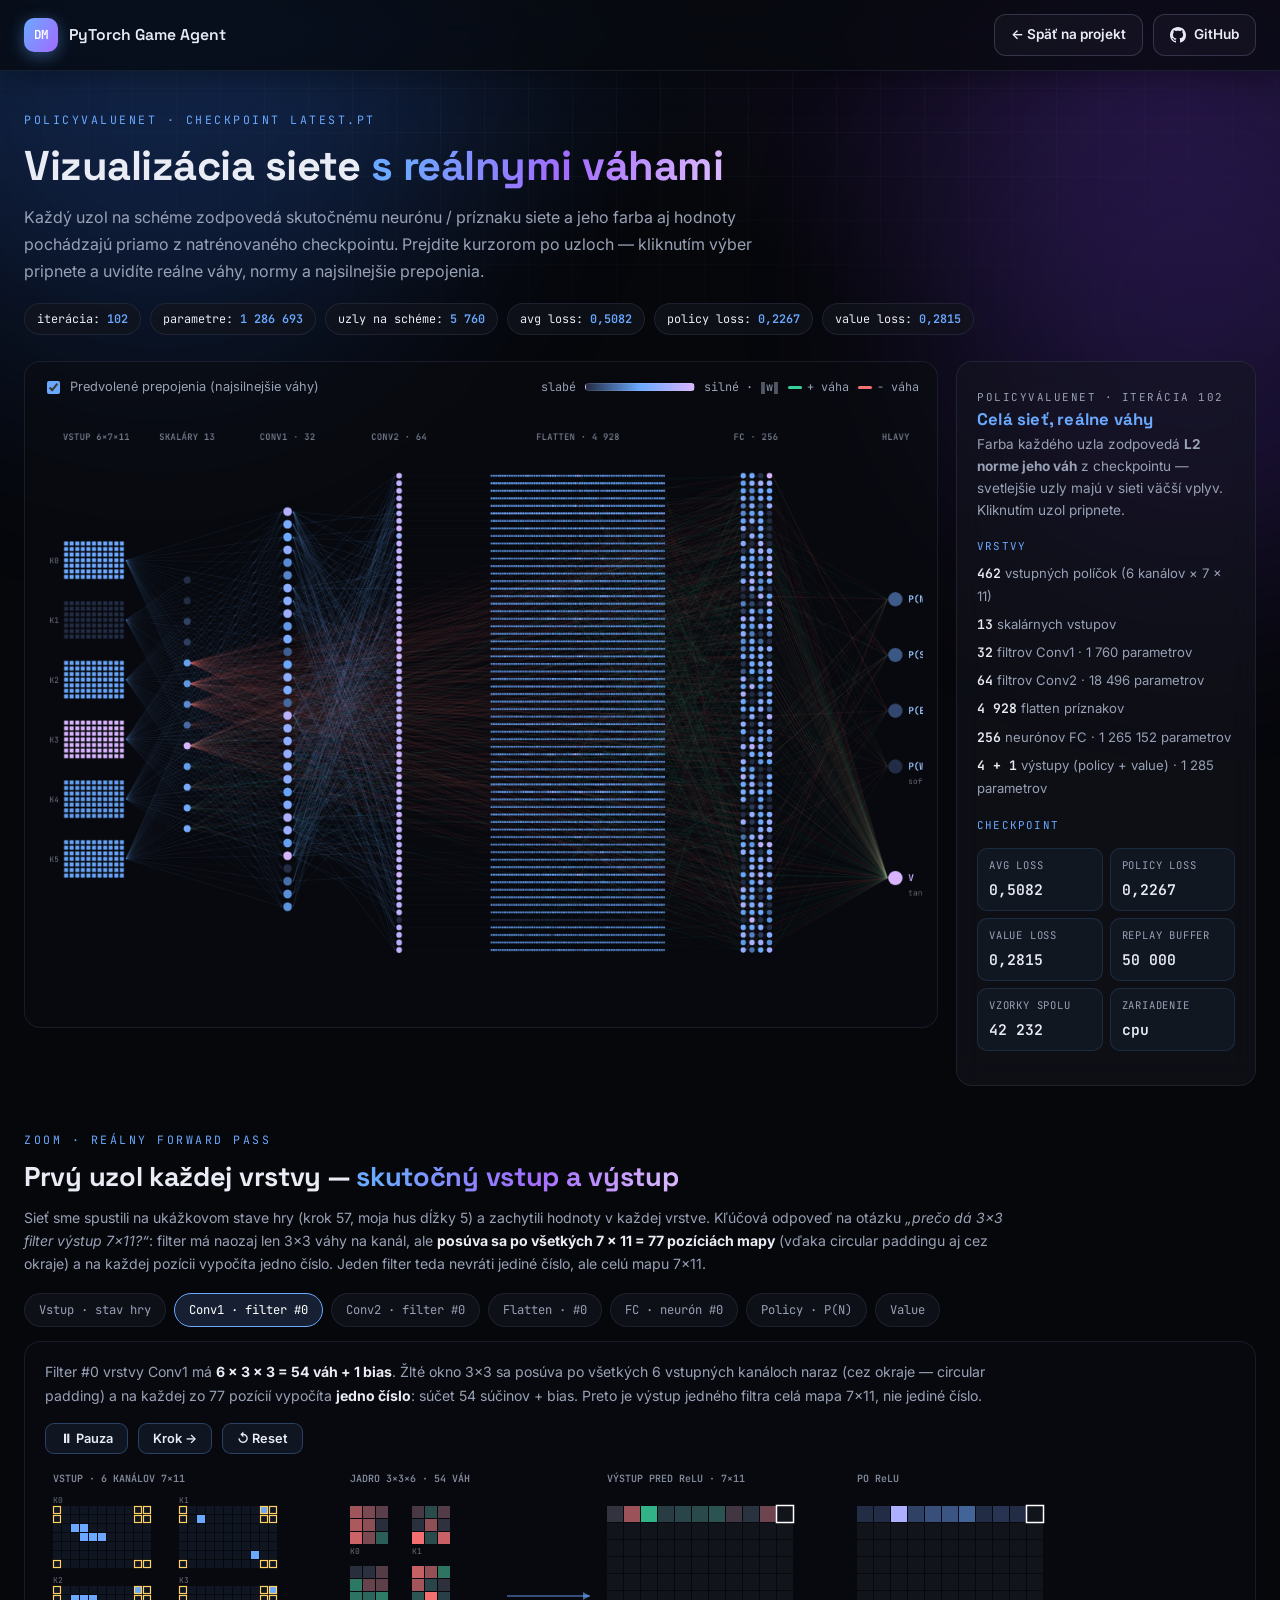
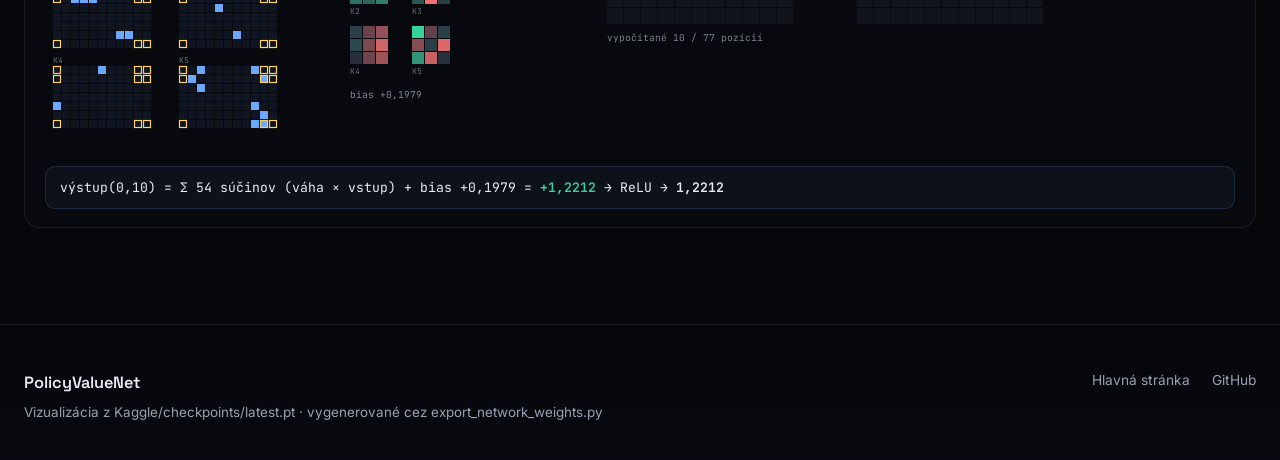
<file: visualizationOfNetwork.html>
<!DOCTYPE html>
<html lang="sk">
<head>
  <meta charset="utf-8" />
  <meta name="viewport" content="width=device-width, initial-scale=1" />
  <title>PolicyValueNet — vizualizácia siete s reálnymi váhami</title>
  <meta name="description" content="Interaktívna vizualizácia neurónovej siete PolicyValueNet s reálnymi hodnotami váh z checkpointu latest.pt.">
  <link rel="icon" href="data:image/svg+xml,<svg xmlns=%22http://www.w3.org/2000/svg%22 viewBox=%220 0 100 100%22><text y=%22.9em%22 font-size=%2290%22>🧠</text></svg>">
  <link rel="preconnect" href="https://fonts.googleapis.com">
  <link rel="preconnect" href="https://fonts.gstatic.com" crossorigin>
  <link href="https://fonts.googleapis.com/css2?family=Inter:wght@400;500;600;700&family=Space+Grotesk:wght@500;600;700&family=JetBrains+Mono:wght@400;500;600&display=swap" rel="stylesheet">
  <link rel="stylesheet" href="styles.css">
  <style>
    /* ── Stránkové štýly vizualizácie ── */
    /* Na tejto stránke je obsah roztiahnutý na celú šírku obrazovky */
    main.viz-page,
    .nav-inner,
    .site-footer .footer-inner{
      max-width: 1740px;
    }

    .viz-page{ padding-top: 110px; }

    .viz-head{ margin-bottom: 26px; }

    .viz-head h1{
      font-size: clamp(1.7rem, 3.6vw, 2.6rem);
      margin: 10px 0 12px;
      letter-spacing: -0.5px;
    }

    .viz-sub{
      color: var(--muted);
      max-width: 760px;
      margin: 0 0 18px;
    }

    .viz-chips{
      display: flex;
      flex-wrap: wrap;
      gap: 9px;
    }

    .viz-chip{
      font-family: var(--font-mono);
      font-size: 0.74rem;
      color: var(--text);
      border: 1px solid var(--border);
      border-radius: 999px;
      padding: 5px 12px;
      background: rgba(18, 21, 29, 0.7);
    }

    .viz-chip b{ color: var(--accent); font-weight: 600; }

    .viz-layout{
      display: grid;
      grid-template-columns: 1fr 340px;
      gap: 18px;
      align-items: start;
      margin-top: 22px;
    }

    .viz-layout > *{ min-width: 0; }

    @media (max-width: 1500px){
      .viz-layout{ grid-template-columns: 1fr 300px; }
    }

    .viz-canvas-card{
      position: relative;
      background: rgba(10, 12, 18, 0.6);
      border: 1px solid var(--border);
      border-radius: 16px;
      padding: 14px;
      overflow: hidden;
    }

    .viz-scroll{ overflow-x: auto; }

    #netCanvas{
      display: block;
      min-width: 940px;
      max-width: 1480px;
      width: 100%;
      margin: 0 auto;
      cursor: crosshair;
    }

    .viz-controls{
      display: flex;
      flex-wrap: wrap;
      align-items: center;
      justify-content: space-between;
      gap: 12px;
      margin-bottom: 10px;
      padding: 0 4px;
    }

    .viz-controls label{
      display: inline-flex;
      align-items: center;
      gap: 7px;
      font-size: 0.8rem;
      color: var(--muted);
      cursor: pointer;
      user-select: none;
    }

    .viz-controls input[type="checkbox"]{ accent-color: var(--accent); }

    .viz-legend{
      display: flex;
      align-items: center;
      gap: 9px;
      font-size: 0.74rem;
      color: var(--muted);
      font-family: var(--font-mono);
    }

    .legend-grad{
      width: 110px;
      height: 8px;
      border-radius: 4px;
      background: linear-gradient(90deg, #232c45, #6aa9ff, #d8b4fe);
      border: 1px solid rgba(255,255,255,0.1);
    }

    .legend-sign{ display:inline-flex; align-items:center; gap:5px; }
    .legend-sign i{ display:inline-block; width:14px; height:3px; border-radius:2px; }

    /* Info panel */
    .viz-panel{
      position: sticky;
      top: 96px;
      background: var(--card);
      -webkit-backdrop-filter: blur(14px);
              backdrop-filter: blur(14px);
      border: 1px solid var(--border);
      border-radius: 16px;
      padding: 20px;
      min-height: 420px;
      max-height: calc(100vh - 120px);
      overflow-y: auto;
    }

    .viz-panel h2{
      font-size: 1.05rem;
      margin: 0 0 4px;
      color: var(--accent);
    }

    .viz-panel .vp-layer{
      font-family: var(--font-mono);
      font-size: 0.68rem;
      text-transform: uppercase;
      letter-spacing: 1.5px;
      color: var(--muted);
    }

    .viz-panel p{ font-size: 0.85rem; color: var(--muted); line-height: 1.6; }

    .vp-stats{
      display: grid;
      grid-template-columns: 1fr 1fr;
      gap: 7px;
      margin: 14px 0;
    }

    .vp-stat{
      background: rgba(106, 169, 255, 0.05);
      border: 1px solid rgba(106, 169, 255, 0.14);
      border-radius: 10px;
      padding: 8px 11px;
    }

    .vp-stat .k{
      display: block;
      font-size: 0.66rem;
      color: var(--muted);
      text-transform: uppercase;
      letter-spacing: 0.8px;
      font-family: var(--font-mono);
    }

    .vp-stat .v{
      display: block;
      font-family: var(--font-mono);
      font-size: 0.92rem;
      font-weight: 600;
      color: var(--text);
      margin-top: 2px;
    }

    .vp-table{
      width: 100%;
      border-collapse: collapse;
      font-size: 0.76rem;
      margin: 8px 0 14px;
      font-family: var(--font-mono);
    }

    .vp-table th{
      text-align: left;
      color: var(--muted);
      font-weight: 500;
      font-size: 0.66rem;
      text-transform: uppercase;
      letter-spacing: 0.8px;
      padding: 4px 6px;
      border-bottom: 1px solid var(--border);
    }

    .vp-table td{
      padding: 4px 6px;
      border-bottom: 1px solid rgba(148, 163, 200, 0.06);
    }

    .vp-table tr:hover td{ background: rgba(106, 169, 255, 0.05); }

    .w-pos{ color: #34d399; }
    .w-neg{ color: #f87171; }

    .vp-kernels{
      display: flex;
      flex-wrap: wrap;
      gap: 10px;
      margin: 10px 0 14px;
    }

    .vp-kernel{ text-align: center; }

    .vp-kernel canvas{
      display: block;
      border-radius: 6px;
      border: 1px solid rgba(255,255,255,0.08);
    }

    .vp-kernel span{
      display: block;
      font-family: var(--font-mono);
      font-size: 0.62rem;
      color: var(--muted);
      margin-top: 3px;
    }

    .vp-section{
      font-family: var(--font-mono);
      font-size: 0.68rem;
      text-transform: uppercase;
      letter-spacing: 1.2px;
      color: var(--accent);
      margin: 16px 0 6px;
    }

    .vp-reset{
      margin-top: 10px;
      width: 100%;
      padding: 9px;
      background: rgba(106, 169, 255, 0.08);
      border: 1px solid rgba(106, 169, 255, 0.3);
      border-radius: 10px;
      color: var(--text);
      font-family: var(--font-body);
      font-size: 0.82rem;
      font-weight: 600;
      cursor: pointer;
      transition: background 0.2s ease, border-color 0.2s ease;
    }

    .vp-reset:hover{ background: rgba(106,169,255,0.16); border-color: var(--accent); }

    .vp-summary li{
      font-size: 0.82rem;
      color: var(--muted);
      margin-bottom: 5px;
    }

    .vp-summary b{ color: var(--text); font-family: var(--font-mono); font-weight: 600; }

    .viz-error{
      padding: 40px;
      text-align: center;
      color: var(--muted);
    }

    /* ── Zoom: prvý uzol každej vrstvy ── */
    .zoom-section{ margin-top: 44px; }

    .zoom-title{
      font-size: clamp(1.25rem, 2.4vw, 1.7rem);
      margin: 10px 0 12px;
      letter-spacing: -0.3px;
    }

    .zoom-note{
      color: var(--muted);
      font-size: 0.88rem;
      line-height: 1.65;
      max-width: 980px;
    }

    .zoom-note b{ color: var(--text); }

    .zoom-tabs{ display: flex; flex-wrap: wrap; gap: 8px; margin: 18px 0 14px; }

    .zoom-tab{
      padding: 8px 14px;
      border-radius: 999px;
      border: 1px solid var(--border);
      background: rgba(18, 21, 29, 0.7);
      color: var(--muted);
      font-family: var(--font-mono);
      font-size: 0.76rem;
      cursor: pointer;
      transition: color 0.2s ease, border-color 0.2s ease, background 0.2s ease;
    }

    .zoom-tab:hover{ color: var(--text); border-color: var(--accent); }

    .zoom-tab.active{
      color: #fff;
      background: rgba(106, 169, 255, 0.16);
      border-color: var(--accent);
    }

    .zoom-card{
      background: rgba(10, 12, 18, 0.6);
      border: 1px solid var(--border);
      border-radius: 16px;
      padding: 18px 20px;
      margin-bottom: 14px;
    }

    .zoom-flex{ display: flex; flex-wrap: wrap; gap: 26px; align-items: flex-start; }

    .zoom-controls{ display: flex; flex-wrap: wrap; align-items: center; gap: 10px; margin: 12px 0; }

    .zoom-btn{
      padding: 7px 14px;
      border-radius: 9px;
      border: 1px solid rgba(106, 169, 255, 0.3);
      background: rgba(106, 169, 255, 0.08);
      color: var(--text);
      font-family: var(--font-body);
      font-size: 0.8rem;
      font-weight: 600;
      cursor: pointer;
      transition: background 0.2s ease, border-color 0.2s ease;
    }

    .zoom-btn:hover{ background: rgba(106, 169, 255, 0.16); border-color: var(--accent); }

    .zoom-calc{
      font-family: var(--font-mono);
      font-size: 0.82rem;
      line-height: 1.6;
      background: rgba(106, 169, 255, 0.05);
      border: 1px solid rgba(106, 169, 255, 0.16);
      border-radius: 10px;
      padding: 10px 14px;
      margin-top: 12px;
      overflow-x: auto;
    }

    .zoom-calc b{ font-weight: 600; }

    .zoom-sub{
      font-family: var(--font-mono);
      font-size: 0.66rem;
      text-transform: uppercase;
      letter-spacing: 1.2px;
      color: var(--accent);
      margin: 14px 0 6px;
    }

    .zoom-big{
      font-family: var(--font-mono);
      font-size: 1.3rem;
      font-weight: 600;
      color: var(--text);
    }

    .prob-row{
      display: flex;
      align-items: center;
      gap: 10px;
      font-family: var(--font-mono);
      font-size: 0.78rem;
      margin: 6px 0;
    }

    .prob-row .pl{ width: 96px; color: var(--muted); }
    .prob-row .pv{ width: 76px; text-align: right; }

    .prob-bar{
      flex: 1;
      height: 11px;
      background: rgba(255, 255, 255, 0.05);
      border-radius: 6px;
      overflow: hidden;
      min-width: 80px;
    }

    .prob-fill{
      height: 100%;
      background: linear-gradient(90deg, #6aa9ff, #a26bff);
      border-radius: 6px;
    }

    @media (max-width: 1080px){
      .viz-layout{ grid-template-columns: 1fr; }
      .viz-panel{ position: static; max-height: none; }
    }
  </style>
</head>
<body>

  <div class="bg-fx" aria-hidden="true">
    <div class="orb orb-1"></div>
    <div class="orb orb-2"></div>
    <div class="bg-grid"></div>
  </div>

  <nav class="nav scrolled">
    <div class="container nav-inner">
      <a href="index.html" class="nav-brand">
        <span class="nav-logo">DM</span>
        <span>PyTorch Game Agent</span>
      </a>
      <div style="display:flex; align-items:center; gap:10px;">
        <a class="nav-gh" href="index.html#architektura"><span>← Späť na projekt</span></a>
        <a class="nav-gh" href="https://github.com/DavidMonis/RocnikovyProjekt" target="_blank" rel="noopener">
          <svg viewBox="0 0 16 16" aria-hidden="true"><path d="M8 0C3.58 0 0 3.58 0 8c0 3.54 2.29 6.53 5.47 7.59.4.07.55-.17.55-.38 0-.19-.01-.82-.01-1.49-2.01.37-2.53-.49-2.69-.94-.09-.23-.48-.94-.82-1.13-.28-.15-.68-.52-.01-.53.63-.01 1.08.58 1.23.82.72 1.21 1.87.87 2.33.66.07-.52.28-.87.51-1.07-1.78-.2-3.64-.89-3.64-3.95 0-.87.31-1.59.82-2.15-.08-.2-.36-1.02.08-2.12 0 0 .67-.21 2.2.82.64-.18 1.32-.27 2-.27.68 0 1.36.09 2 .27 1.53-1.04 2.2-.82 2.2-.82.44 1.1.16 1.92.08 2.12.51.56.82 1.27.82 2.15 0 3.07-1.87 3.75-3.65 3.95.29.25.54.73.54 1.48 0 1.07-.01 1.93-.01 2.2 0 .21.15.46.55.38A8.01 8.01 0 0 0 16 8c0-4.42-3.58-8-8-8z"/></svg>
          <span>GitHub</span>
        </a>
      </div>
    </div>
  </nav>

  <main class="container viz-page">
    <header class="viz-head">
      <span class="section-eyebrow">PolicyValueNet · checkpoint latest.pt</span>
      <h1>Vizualizácia siete <span class="grad-text">s reálnymi váhami</span></h1>
      <p class="viz-sub">
        Každý uzol na schéme zodpovedá skutočnému neurónu / príznaku siete a jeho farba aj hodnoty
        pochádzajú priamo z natrénovaného checkpointu. Prejdite kurzorom po uzloch — kliknutím výber
        pripnete a uvidíte reálne váhy, normy a najsilnejšie prepojenia.
      </p>
      <div class="viz-chips" id="vizChips"></div>
    </header>

    <div class="viz-layout">
      <div>
        <div class="viz-canvas-card">
          <div class="viz-controls">
            <label><input type="checkbox" id="edgeToggle" checked> Predvolené prepojenia (najsilnejšie váhy)</label>
            <div class="viz-legend">
              <span>slabé</span><span class="legend-grad"></span><span>silné · ‖w‖</span>
              <span class="legend-sign"><i style="background:#34d399"></i>+ váha</span>
              <span class="legend-sign"><i style="background:#f87171"></i>− váha</span>
            </div>
          </div>
          <div class="viz-scroll">
            <canvas id="netCanvas"></canvas>
          </div>
        </div>
      </div>

      <aside class="viz-panel" id="vizPanel"></aside>
    </div>

    <section class="zoom-section">
      <span class="section-eyebrow">Zoom · reálny forward pass</span>
      <h2 class="zoom-title">Prvý uzol každej vrstvy — <span class="grad-text">skutočný vstup a výstup</span></h2>
      <p class="zoom-note">
        Sieť sme spustili na ukážkovom stave hry (krok 57, moja hus dĺžky 5) a zachytili hodnoty v každej vrstve.
        Kľúčová odpoveď na otázku <i>„prečo dá 3×3 filter výstup 7×11?“</i>: filter má naozaj len 3×3 váhy na kanál,
        ale <b>posúva sa po všetkých 7 × 11 = 77 pozíciách mapy</b> (vďaka circular paddingu aj cez okraje)
        a na každej pozícii vypočíta jedno číslo. Jeden filter teda nevráti jediné číslo, ale celú mapu 7×11.
      </p>
      <div class="zoom-tabs" id="zoomTabs"></div>
      <div id="zoomBody"></div>
    </section>
  </main>

  <footer class="site-footer">
    <div class="container footer-inner">
      <div class="footer-brand">
        PolicyValueNet
        <span>Vizualizácia z Kaggle/checkpoints/latest.pt · vygenerované cez export_network_weights.py</span>
      </div>
      <div class="footer-links">
        <a href="index.html">Hlavná stránka</a>
        <a href="https://github.com/DavidMonis/RocnikovyProjekt" target="_blank" rel="noopener">GitHub</a>
      </div>
    </div>
  </footer>

  <script src="Kaggle/other/network_weights.js"></script>
  <script>
  (function () {
    'use strict';

    const panel = document.getElementById('vizPanel');
    const chipsEl = document.getElementById('vizChips');
    const canvas = document.getElementById('netCanvas');

    if (!window.NET) {
      panel.innerHTML = '<div class="viz-error">Súbor <code>network_weights.js</code> sa nenačítal.<br>Vygenerujte ho: <code>python export_network_weights.py</code></div>';
      return;
    }

    const NET = window.NET;
    const fmt = (v, d = 4) => Number(v).toLocaleString('sk-SK', { maximumFractionDigits: d, minimumFractionDigits: 0 });
    const fmtW = v => (v >= 0 ? '+' : '') + Number(v).toLocaleString('sk-SK', { maximumFractionDigits: 4, minimumFractionDigits: 4 });

    /* ── Konštanty siete ─────────────────────────────────────────── */
    const ROWS = 7, COLS = 11, CELLS = ROWS * COLS; // 77
    const CH_NAMES = ['vlastné telo', 'hlavy súperov', 'telá súperov', 'chvosty súperov', 'jedlo', 'nebezpečné polia'];
    const SCALAR_NAMES = [
      'dĺžka mojej husi', 'dĺžka súpera 1', 'dĺžka súpera 2', 'dĺžka súpera 3',
      'alive súper 1', 'alive súper 2', 'alive súper 3',
      'hunger tick', 'krok hry',
      'akcia N', 'akcia S', 'akcia E', 'akcia W'
    ];
    const ACTION_NAMES = ['N — sever', 'S — juh', 'E — východ', 'W — západ'];

    /* ── Prístup k váham ─────────────────────────────────────────── */
    const c1w = NET.conv1.w, c1b = NET.conv1.b;   // [32][6][3][3], [32]
    const c2w = NET.conv2.w, c2b = NET.conv2.b;   // [64][32][3][3], [64]
    const pw = NET.policy.w, pb = NET.policy.b;   // [4][256], [4]
    const vw = NET.value.w,  vb = NET.value.b;    // [1][256], [1]

    const k1 = (f, ch, i, j) => c1w[((f * 6 + ch) * 3 + i) * 3 + j];
    const k2 = (g, f, i, j) => c2w[((g * 32 + f) * 3 + i) * 3 + j];

    function kernelNorm1(f, ch) {
      let s = 0;
      for (let i = 0; i < 3; i++) for (let j = 0; j < 3; j++) { const w = k1(f, ch, i, j); s += w * w; }
      return Math.sqrt(s);
    }
    function kernelNorm2(g, f) {
      let s = 0;
      for (let i = 0; i < 3; i++) for (let j = 0; j < 3; j++) { const w = k2(g, f, i, j); s += w * w; }
      return Math.sqrt(s);
    }

    /* Odvodené metriky */
    const conv1Norm = [], conv1Pair = [];          // [32], [32][6]
    for (let f = 0; f < 32; f++) {
      let s = 0; const row = [];
      for (let ch = 0; ch < 6; ch++) { const n = kernelNorm1(f, ch); row.push(n); s += n * n; }
      conv1Pair.push(row); conv1Norm.push(Math.sqrt(s));
    }
    const chanNorm = [];                           // [6] dôležitosť vstupného kanála
    for (let ch = 0; ch < 6; ch++) {
      let s = 0;
      for (let f = 0; f < 32; f++) s += conv1Pair[f][ch] ** 2;
      chanNorm.push(Math.sqrt(s));
    }
    const conv2Norm = [], conv2Pair = [];          // [64], [64][32]
    for (let g = 0; g < 64; g++) {
      let s = 0; const row = [];
      for (let f = 0; f < 32; f++) { const n = kernelNorm2(g, f); row.push(n); s += n * n; }
      conv2Pair.push(row); conv2Norm.push(Math.sqrt(s));
    }
    const policyNorm = [0, 1, 2, 3].map(a => Math.sqrt(pw.slice(a * 256, a * 256 + 256).reduce((s, w) => s + w * w, 0)));
    const valueNorm = Math.sqrt(vw.reduce((s, w) => s + w * w, 0));

    const stat = arr => {
      let mn = Infinity, mx = -Infinity, sum = 0;
      arr.forEach(v => { if (v < mn) mn = v; if (v > mx) mx = v; sum += v; });
      return { min: mn, max: mx, mean: sum / arr.length };
    };
    const S = {
      chan: stat(chanNorm), sc: stat(NET.fcColNorm.slice(4928)),
      c1: stat(conv1Norm), c2: stat(conv2Norm),
      fl: stat(NET.fcColNorm.slice(0, 4928)), fc: stat(NET.fc.inNorm),
      pv: stat([...policyNorm, valueNorm])
    };
    const norm01 = (v, s) => s.max > s.min ? (v - s.min) / (s.max - s.min) : 0.5;

    /* Farebná škála: tmavá → modrá → svetlofialová */
    function ramp(t) {
      t = Math.max(0, Math.min(1, t));
      const stops = [[35, 44, 69], [106, 169, 255], [216, 180, 254]];
      const x = t * 2, i = Math.min(1, Math.floor(x)), f = x - i;
      const a = stops[i], b = stops[i + 1];
      return `rgb(${Math.round(a[0] + (b[0] - a[0]) * f)},${Math.round(a[1] + (b[1] - a[1]) * f)},${Math.round(a[2] + (b[2] - a[2]) * f)})`;
    }
    function diverge(t) { // -1..1 → červená..tmavá..zelená
      t = Math.max(-1, Math.min(1, t));
      if (t < 0) { const f = -t; return `rgb(${Math.round(40 + 208 * f)},${Math.round(46 + 67 * f)},${Math.round(60 + 53 * f)})`; }
      const f = t; return `rgb(${Math.round(40 + 12 * f)},${Math.round(46 + 165 * f)},${Math.round(60 + 93 * f)})`;
    }

    /* ── Geometria (virtuálne 1180 × 760) ────────────────────────── */
    const VW = 1180, VH = 760;
    const nodes = []; // {x, y, r, layer, idx}

    // 1) board: 6 mriežok 7×11
    const B = { x0: 34, pitch: 7, cell: 5, gridH: 49, gap: 26, y0: 170 };
    const boardGridY = ch => B.y0 + ch * (B.gridH + B.gap);
    for (let ch = 0; ch < 6; ch++)
      for (let r = 0; r < ROWS; r++)
        for (let c = 0; c < COLS; c++)
          nodes.push({ x: B.x0 + c * B.pitch, y: boardGridY(ch) + r * B.pitch, r: 3, layer: 'board', idx: ch * CELLS + r * COLS + c });

    // 2) skaláry
    const SC = { x: 186, y0: 216, pitch: 26 };
    for (let i = 0; i < 13; i++) nodes.push({ x: SC.x, y: SC.y0 + i * SC.pitch, r: 4.5, layer: 'scalar', idx: i });

    // 3) conv1
    const C1 = { x: 312, y0: 130, pitch: 16 };
    for (let f = 0; f < 32; f++) nodes.push({ x: C1.x, y: C1.y0 + f * C1.pitch, r: 5.5, layer: 'conv1', idx: f });

    // 4) conv2
    const C2 = { x: 452, y0: 85, pitch: 9.45 };
    for (let g = 0; g < 64; g++) nodes.push({ x: C2.x, y: C2.y0 + g * C2.pitch, r: 3.6, layer: 'conv2', idx: g });

    // 5) flatten: riadok g (zarovnaný s conv2), 77 stĺpcov
    const FL = { x0: 568, pitch: 2.85 };
    for (let g = 0; g < 64; g++)
      for (let c = 0; c < CELLS; c++)
        nodes.push({ x: FL.x0 + c * FL.pitch, y: C2.y0 + g * C2.pitch, r: 1.4, layer: 'flatten', idx: g * CELLS + c });

    // 6) fc: 4 stĺpce × 64
    const FC = { x0: 884, colPitch: 11, y0: 85, pitch: 9.45 };
    for (let i = 0; i < 256; i++)
      nodes.push({ x: FC.x0 + Math.floor(i / 64) * FC.colPitch, y: FC.y0 + (i % 64) * FC.pitch, r: 3.4, layer: 'fc', idx: i });

    // 7) hlavy
    const PY = [240, 310, 380, 450], PX = 1075, VY = 590;
    for (let a = 0; a < 4; a++) nodes.push({ x: PX, y: PY[a], r: 9, layer: 'policy', idx: a });
    nodes.push({ x: PX, y: VY, r: 9, layer: 'value', idx: 0 });

    const nodeAt = (layer, idx) => nodes.find(n => n.layer === layer && n.idx === idx);
    const flPos = idx => ({ x: FL.x0 + (idx % CELLS) * FL.pitch, y: C2.y0 + Math.floor(idx / CELLS) * C2.pitch });
    const fcPos = i => ({ x: FC.x0 + Math.floor(i / 64) * FC.colPitch, y: FC.y0 + (i % 64) * FC.pitch });
    const colPos = j => j < 4928 ? flPos(j) : { x: SC.x, y: SC.y0 + (j - 4928) * SC.pitch };
    const colLabel = j => j < 4928 ? `f${Math.floor(j / CELLS)}·(${Math.floor((j % CELLS) / COLS)},${(j % CELLS) % COLS})` : SCALAR_NAMES[j - 4928];

    function nodeColor(n) {
      switch (n.layer) {
        case 'board':  return ramp(norm01(chanNorm[Math.floor(n.idx / CELLS)], S.chan));
        case 'scalar': return ramp(norm01(NET.fcColNorm[4928 + n.idx], S.sc));
        case 'conv1':  return ramp(norm01(conv1Norm[n.idx], S.c1));
        case 'conv2':  return ramp(norm01(conv2Norm[n.idx], S.c2));
        case 'flatten':return ramp(norm01(NET.fcColNorm[n.idx], S.fl));
        case 'fc':     return ramp(norm01(NET.fc.inNorm[n.idx], S.fc));
        case 'policy': return ramp(norm01(policyNorm[n.idx], S.pv));
        case 'value':  return ramp(norm01(valueNorm, S.pv));
      }
    }

    /* ── Predvolené hrany ────────────────────────────────────────── */
    const staticEdges = [];
    (function buildEdges() {
      // board kanál → conv1 (192, sila = norma jadra)
      const maxP1 = Math.max(...conv1Pair.flat());
      for (let f = 0; f < 32; f++) for (let ch = 0; ch < 6; ch++)
        staticEdges.push({ x1: B.x0 + (COLS - 1) * B.pitch + 5, y1: boardGridY(ch) + 21, x2: C1.x - 7, y2: C1.y0 + f * C1.pitch, a: 0.02 + 0.13 * (conv1Pair[f][ch] / maxP1), c: '#6aa9ff' });
      // conv1 → conv2: top 300 párov
      const pairs2 = [];
      for (let g = 0; g < 64; g++) for (let f = 0; f < 32; f++) pairs2.push([conv2Pair[g][f], f, g]);
      pairs2.sort((a, b) => b[0] - a[0]);
      const maxP2 = pairs2[0][0];
      pairs2.slice(0, 300).forEach(([n, f, g]) =>
        staticEdges.push({ x1: C1.x + 7, y1: C1.y0 + f * C1.pitch, x2: C2.x - 5, y2: C2.y0 + g * C2.pitch, a: 0.02 + 0.12 * (n / maxP2), c: '#6aa9ff' }));
      // conv2 → flatten riadok (štrukturálne)
      for (let g = 0; g < 64; g++)
        staticEdges.push({ x1: C2.x + 5, y1: C2.y0 + g * C2.pitch, x2: FL.x0 - 4, y2: C2.y0 + g * C2.pitch, a: 0.05, c: '#98a1b5' });
      // flatten/skaláry → fc: top-3 z top-8 každého neurónu
      NET.fc.top.forEach((tops, i) => {
        const t = fcPos(i);
        tops.slice(0, 3).forEach(([j, w]) => {
          const s = colPos(j);
          staticEdges.push({ x1: s.x + 3, y1: s.y, x2: t.x - 4, y2: t.y, a: 0.05, c: w >= 0 ? '#34d399' : '#f87171' });
        });
      });
      // fc → hlavy: top 220 podľa |w|
      const hp = [];
      for (let a = 0; a < 4; a++) for (let i = 0; i < 256; i++) hp.push([Math.abs(pw[a * 256 + i]), i, a, pw[a * 256 + i]]);
      for (let i = 0; i < 256; i++) hp.push([Math.abs(vw[i]), i, 4, vw[i]]);
      hp.sort((a, b) => b[0] - a[0]);
      hp.slice(0, 220).forEach(([, i, h, w]) => {
        const s = fcPos(i);
        staticEdges.push({ x1: s.x + 4, y1: s.y, x2: PX - 10, y2: h < 4 ? PY[h] : VY, a: 0.03 + 0.12 * (Math.abs(w) / hp[0][0]), c: w >= 0 ? '#34d399' : '#f87171' });
      });
    })();

    /* ── Render ──────────────────────────────────────────────────── */
    const ctx = canvas.getContext('2d');
    let scale = 1, hovered = null, pinned = null, showEdges = true;
    let intro = 0;
    const prefersReduced = matchMedia('(prefers-reduced-motion: reduce)').matches;
    const staticCv = document.createElement('canvas');

    const LAYER_ORDER = { board: 0, scalar: 0, conv1: 1, conv2: 2, flatten: 3, fc: 4, policy: 5, value: 5 };

    function drawStatic(c2d, alphaPerStage) {
      c2d.clearRect(0, 0, VW, VH);

      // nadpisy vrstiev
      c2d.font = '600 11px "JetBrains Mono", monospace';
      c2d.fillStyle = 'rgba(152,161,181,0.75)';
      c2d.textAlign = 'center';
      const heads = [[B.x0 + 38, 'VSTUP 6×7×11'], [SC.x, 'SKALÁRY 13'], [C1.x, 'CONV1 · 32'], [C2.x, 'CONV2 · 64'], [FL.x0 + 108, 'FLATTEN · 4 928'], [FC.x0 + 16, 'FC · 256'], [PX, 'HLAVY']];
      heads.forEach(([x, t]) => c2d.fillText(t, x, 40));

      // hrany
      if (showEdges) {
        staticEdges.forEach(e => {
          const st = Math.min(LAYER_ORDER[hovered ? 'value' : 'value'], 5); // placeholder, alpha set below
          c2d.globalAlpha = e.a * (alphaPerStage ? alphaPerStage[5] : 1);
          c2d.strokeStyle = e.c;
          c2d.lineWidth = 1;
          c2d.beginPath(); c2d.moveTo(e.x1, e.y1); c2d.lineTo(e.x2, e.y2); c2d.stroke();
        });
        c2d.globalAlpha = 1;
      }

      // uzly
      nodes.forEach(n => {
        const a = alphaPerStage ? alphaPerStage[LAYER_ORDER[n.layer]] : 1;
        if (a <= 0) return;
        c2d.globalAlpha = a;
        c2d.fillStyle = nodeColor(n);
        if (n.layer === 'board') {
          c2d.fillRect(n.x - 2.5, n.y - 2.5, 5, 5);
        } else if (n.layer === 'flatten') {
          c2d.fillRect(n.x - 1.2, n.y - 1.2, 2.4, 2.4);
        } else {
          c2d.beginPath(); c2d.arc(n.x, n.y, n.r, 0, Math.PI * 2); c2d.fill();
        }
      });
      c2d.globalAlpha = 1;

      // popisky kanálov a hláv
      c2d.font = '10px "JetBrains Mono", monospace';
      c2d.fillStyle = 'rgba(152,161,181,0.7)';
      c2d.textAlign = 'right';
      for (let ch = 0; ch < 6; ch++) c2d.fillText('K' + ch, B.x0 - 9, boardGridY(ch) + 25);
      c2d.textAlign = 'left';
      c2d.font = '600 12px "JetBrains Mono", monospace';
      ['P(N)', 'P(S)', 'P(E)', 'P(W)'].forEach((t, a) => { c2d.fillStyle = '#9cc3ff'; c2d.fillText(t, PX + 16, PY[a] + 4); });
      c2d.fillStyle = '#c4a8f7'; c2d.fillText('V', PX + 16, VY + 4);
      c2d.font = '10px "JetBrains Mono", monospace';
      c2d.fillStyle = 'rgba(152,161,181,0.6)';
      c2d.fillText('softmax', PX + 16, PY[3] + 22);
      c2d.fillText('tanh', PX + 16, VY + 22);
    }

    function rebuildStatic() {
      staticCv.width = VW; staticCv.height = VH;
      drawStatic(staticCv.getContext('2d'), null);
    }

    function highlightEdge(c, x1, y1, x2, y2, w, label) {
      c.strokeStyle = w >= 0 ? '#34d399' : '#f87171';
      c.lineWidth = 1.6;
      c.globalAlpha = 0.85;
      c.beginPath(); c.moveTo(x1, y1); c.lineTo(x2, y2); c.stroke();
      c.globalAlpha = 1;
      if (label) {
        const mx = (x1 + x2) / 2, my = (y1 + y2) / 2;
        c.font = '600 9.5px "JetBrains Mono", monospace';
        c.fillStyle = w >= 0 ? '#6ee7b7' : '#fca5a5';
        c.fillText(fmtW(w), mx + 4, my - 3);
      }
    }

    function drawHover(c, n) {
      // zvýraznenie samotného uzla
      c.strokeStyle = '#ffffff';
      c.lineWidth = 1.6;
      c.beginPath(); c.arc(n.x, n.y, Math.max(n.r + 3.5, 5), 0, Math.PI * 2); c.stroke();

      if (n.layer === 'conv1') {
        const f = n.idx;
        for (let ch = 0; ch < 6; ch++)
          highlightEdge(c, B.x0 + (COLS - 1) * B.pitch + 5, boardGridY(ch) + 21, n.x - 7, n.y, conv1Pair[f][ch], false);
        // top-10 výstupov do conv2
        const outs = [];
        for (let g = 0; g < 64; g++) outs.push([conv2Pair[g][f], g]);
        outs.sort((a, b) => b[0] - a[0]);
        outs.slice(0, 10).forEach(([nm, g]) => highlightEdge(c, n.x + 7, n.y, C2.x - 5, C2.y0 + g * C2.pitch, nm, false));
      } else if (n.layer === 'conv2') {
        const g = n.idx;
        const ins = [];
        for (let f = 0; f < 32; f++) ins.push([conv2Pair[g][f], f]);
        ins.sort((a, b) => b[0] - a[0]);
        ins.slice(0, 10).forEach(([nm, f]) => highlightEdge(c, C1.x + 7, C1.y0 + f * C1.pitch, n.x - 5, n.y, nm, false));
        highlightEdge(c, n.x + 5, n.y, FL.x0 - 4, n.y, 1, false);
      } else if (n.layer === 'flatten' || n.layer === 'scalar') {
        const j = n.layer === 'flatten' ? n.idx : 4928 + n.idx;
        NET.fcColTop[j].forEach(([i, w]) => {
          const t = fcPos(i);
          highlightEdge(c, n.x + 3, n.y, t.x - 4, t.y, w, true);
        });
        if (n.layer === 'flatten') highlightEdge(c, C2.x + 5, C2.y0 + Math.floor(n.idx / CELLS) * C2.pitch, n.x - 2, n.y, 1, false);
      } else if (n.layer === 'fc') {
        const i = n.idx;
        NET.fc.top[i].forEach(([j, w]) => {
          const s = colPos(j);
          highlightEdge(c, s.x + 3, s.y, n.x - 4, n.y, w, false);
        });
        for (let a = 0; a < 4; a++) highlightEdge(c, n.x + 4, n.y, PX - 10, PY[a], pw[a * 256 + i], true);
        highlightEdge(c, n.x + 4, n.y, PX - 10, VY, vw[i], true);
      } else if (n.layer === 'policy' || n.layer === 'value') {
        const row = n.layer === 'policy' ? pw.slice(n.idx * 256, n.idx * 256 + 256) : vw;
        const tops = row.map((w, i) => [Math.abs(w), i, w]).sort((a, b) => b[0] - a[0]).slice(0, 40);
        tops.forEach(([, i, w]) => { const s = fcPos(i); highlightEdge(c, s.x + 4, s.y, n.x - 10, n.y, w, false); });
      } else if (n.layer === 'board') {
        const ch = Math.floor(n.idx / CELLS);
        for (let f = 0; f < 32; f++)
          highlightEdge(c, B.x0 + (COLS - 1) * B.pitch + 5, boardGridY(ch) + 21, C1.x - 7, C1.y0 + f * C1.pitch, conv1Pair[f][ch], false);
      }
    }

    function render() {
      const dpr = Math.min(devicePixelRatio || 1, 2);
      const cssW = canvas.clientWidth;
      scale = cssW / VW;
      const cssH = VH * scale;
      canvas.style.height = cssH + 'px';
      canvas.width = cssW * dpr;
      canvas.height = cssH * dpr;
      ctx.setTransform(dpr * scale, 0, 0, dpr * scale, 0, 0);

      if (intro < 1) {
        const stages = [];
        for (let s = 0; s <= 5; s++) stages.push(Math.max(0, Math.min(1, intro * 7 - s)));
        drawStatic(ctx, stages);
        return;
      }
      ctx.clearRect(0, 0, VW, VH);
      ctx.drawImage(staticCv, 0, 0, VW, VH);
      const sel = pinned || hovered;
      if (sel) drawHover(ctx, sel);
    }

    /* ── Info panel ──────────────────────────────────────────────── */
    function statRow(k, v) { return `<div class="vp-stat"><span class="k">${k}</span><span class="v">${v}</span></div>`; }

    function kernelCanvas(f, ch, which) {
      return `<div class="vp-kernel"><canvas width="62" height="62" data-k="${which},${f},${ch}"></canvas><span>K${ch} · ${CH_NAMES[ch].split(' ')[0]}</span></div>`;
    }

    function paintKernels() {
      panel.querySelectorAll('canvas[data-k]').forEach(cv => {
        const [which, a, b] = cv.dataset.k.split(',').map(Number);
        const g = cv.getContext('2d');
        const ker = (i, j) => which === 1 ? k1(a, b, i, j) : k2(a, b, i, j);
        let mx = 0;
        for (let i = 0; i < 3; i++) for (let j = 0; j < 3; j++) mx = Math.max(mx, Math.abs(ker(i, j)));
        for (let i = 0; i < 3; i++) for (let j = 0; j < 3; j++) {
          const w = ker(i, j);
          g.fillStyle = diverge(mx ? w / mx : 0);
          g.fillRect(j * 21, i * 21, 20, 20);
          g.fillStyle = 'rgba(255,255,255,0.85)';
          g.font = '7px "JetBrains Mono", monospace';
          g.textAlign = 'center';
          g.fillText(w.toFixed(2), j * 21 + 10, i * 21 + 13);
        }
      });
    }

    function topTable(rows, head) {
      let h = `<table class="vp-table"><tr><th>${head[0]}</th><th>${head[1]}</th></tr>`;
      rows.forEach(([l, w]) => { h += `<tr><td>${l}</td><td class="${w >= 0 ? 'w-pos' : 'w-neg'}">${fmtW(w)}</td></tr>`; });
      return h + '</table>';
    }

    function defaultPanel() {
      const st = NET.meta.stats || {};
      panel.innerHTML = `
        <span class="vp-layer">PolicyValueNet · iterácia ${NET.meta.iteration}</span>
        <h2>Celá sieť, reálne váhy</h2>
        <p>Farba každého uzla zodpovedá <b>L2 norme jeho váh</b> z checkpointu — svetlejšie uzly majú v sieti väčší vplyv. Kliknutím uzol pripnete.</p>
        <div class="vp-section">Vrstvy</div>
        <ul class="vp-summary" style="list-style:none; padding:0; margin:0;">
          <li><b>462</b> vstupných políčok (6 kanálov × 7 × 11)</li>
          <li><b>13</b> skalárnych vstupov</li>
          <li><b>32</b> filtrov Conv1 · 1 760 parametrov</li>
          <li><b>64</b> filtrov Conv2 · 18 496 parametrov</li>
          <li><b>4 928</b> flatten príznakov</li>
          <li><b>256</b> neurónov FC · 1 265 152 parametrov</li>
          <li><b>4 + 1</b> výstupy (policy + value) · 1 285 parametrov</li>
        </ul>
        <div class="vp-section">Checkpoint</div>
        <div class="vp-stats">
          ${statRow('avg loss', fmt(st.avg_loss))}
          ${statRow('policy loss', fmt(st.avg_policy_loss))}
          ${statRow('value loss', fmt(st.avg_value_loss))}
          ${statRow('replay buffer', fmt(st.buffer_size, 0))}
          ${statRow('vzorky spolu', fmt(st.generated_samples, 0))}
          ${statRow('zariadenie', st.device || '—')}
        </div>`;
    }

    function showNode(n) {
      let html = '';
      if (n.layer === 'board') {
        const ch = Math.floor(n.idx / CELLS), r = Math.floor((n.idx % CELLS) / COLS), c = (n.idx % CELLS) % COLS;
        html = `<span class="vp-layer">Vstup · kanál K${ch}</span>
          <h2>${CH_NAMES[ch]} · políčko (${r}, ${c})</h2>
          <p>Binárny vstup (0/1). Konvolučné váhy sú zdieľané pre všetky políčka kanála — dôležitosť kanála je daná normou jadier Conv1, ktoré ho čítajú.</p>
          <div class="vp-stats">
            ${statRow('kanál', 'K' + ch)}
            ${statRow('pozícia', `(${r}, ${c})`)}
            ${statRow('‖W kanála‖ v Conv1', fmt(chanNorm[ch]))}
            ${statRow('poradie kanála', (1 + chanNorm.filter(v => v > chanNorm[ch]).length) + ' / 6')}
          </div>
          <div class="vp-section">Najsilnejšie filtre čítajúce K${ch}</div>
          ${topTable(conv1Pair.map((row, f) => [`Conv1 f${f}`, row[ch]]).sort((a, b) => b[1] - a[1]).slice(0, 6), ['filter', '‖jadro‖'])}`;
      } else if (n.layer === 'scalar') {
        const j = 4928 + n.idx;
        html = `<span class="vp-layer">Skalárny vstup · #${n.idx}</span>
          <h2>${SCALAR_NAMES[n.idx]}</h2>
          <p>Vstupuje priamo do FC vrstvy (stĺpec ${j} matice shared_fc). Dôležitosť = L2 norma jeho 256 odchádzajúcich váh.</p>
          <div class="vp-stats">
            ${statRow('‖w stĺpca‖', fmt(NET.fcColNorm[j]))}
            ${statRow('poradie medzi skalármi', (1 + NET.fcColNorm.slice(4928).filter(v => v > NET.fcColNorm[j]).length) + ' / 13')}
          </div>
          <div class="vp-section">Najsilnejšie prepojenia do FC</div>
          ${topTable(NET.fcColTop[j].map(([i, w]) => [`FC #${i}`, w]), ['neurón', 'váha'])}`;
      } else if (n.layer === 'conv1') {
        const f = n.idx;
        html = `<span class="vp-layer">Conv1 · filter #${f}</span>
          <h2>Conv2d 6 → 32 · jadro 3×3</h2>
          <div class="vp-stats">
            ${statRow('bias', fmtW(c1b[f]))}
            ${statRow('‖W filtra‖', fmt(conv1Norm[f]))}
            ${statRow('poradie', (1 + conv1Norm.filter(v => v > conv1Norm[f]).length) + ' / 32')}
            ${statRow('parametre', '55')}
          </div>
          <div class="vp-section">Reálne jadrá 3×3 (6 vstupných kanálov)</div>
          <div class="vp-kernels">${[0, 1, 2, 3, 4, 5].map(ch => kernelCanvas(f, ch, 1)).join('')}</div>`;
      } else if (n.layer === 'conv2') {
        const g = n.idx;
        const tops = conv2Pair[g].map((nm, f) => [nm, f]).sort((a, b) => b[0] - a[0]).slice(0, 6);
        html = `<span class="vp-layer">Conv2 · filter #${g}</span>
          <h2>Conv2d 32 → 64 · jadro 3×3</h2>
          <div class="vp-stats">
            ${statRow('bias', fmtW(c2b[g]))}
            ${statRow('‖W filtra‖', fmt(conv2Norm[g]))}
            ${statRow('poradie', (1 + conv2Norm.filter(v => v > conv2Norm[g]).length) + ' / 64')}
            ${statRow('parametre', '289')}
          </div>
          <div class="vp-section">Jadrá k najsilnejším vstupom (z Conv1)</div>
          <div class="vp-kernels">${tops.map(([, f]) => `<div class="vp-kernel"><canvas width="62" height="62" data-k="2,${g},${f}"></canvas><span>← C1 f${f}</span></div>`).join('')}</div>
          ${topTable(tops.map(([nm, f]) => [`Conv1 f${f}`, nm]), ['vstupný filter', '‖jadro‖'])}`;
      } else if (n.layer === 'flatten') {
        const f = Math.floor(n.idx / CELLS), r = Math.floor((n.idx % CELLS) / COLS), c = (n.idx % CELLS) % COLS;
        html = `<span class="vp-layer">Flatten · index ${n.idx} / 4 928</span>
          <h2>Filter f${f} · pozícia (${r}, ${c})</h2>
          <p>Aktivácia filtra Conv2 #${f} na políčku (${r}, ${c}), preusporiadaná do vektora. Dôležitosť = L2 norma jeho 256 váh do FC vrstvy.</p>
          <div class="vp-stats">
            ${statRow('‖w stĺpca‖', fmt(NET.fcColNorm[n.idx]))}
            ${statRow('poradie', (1 + NET.fcColNorm.slice(0, 4928).filter(v => v > NET.fcColNorm[n.idx]).length) + ' / 4 928')}
          </div>
          <div class="vp-section">Najsilnejšie prepojenia do FC</div>
          ${topTable(NET.fcColTop[n.idx].map(([i, w]) => [`FC #${i}`, w]), ['neurón', 'váha'])}`;
      } else if (n.layer === 'fc') {
        const i = n.idx;
        html = `<span class="vp-layer">Shared FC · neurón #${i}</span>
          <h2>Linear 4 941 → 256 + ReLU</h2>
          <div class="vp-stats">
            ${statRow('bias', fmtW(NET.fc.b[i]))}
            ${statRow('‖w vstupov‖', fmt(NET.fc.inNorm[i]))}
            ${statRow('priemer w', fmtW(NET.fc.inMean[i]))}
            ${statRow('std w', fmt(NET.fc.inStd[i]))}
            ${statRow('min w', fmtW(NET.fc.inMin[i]))}
            ${statRow('max w', fmtW(NET.fc.inMax[i]))}
          </div>
          <div class="vp-section">Top 8 vstupných váh (zo 4 941)</div>
          ${topTable(NET.fc.top[i].map(([j, w]) => [colLabel(j), w]), ['zdroj', 'váha'])}
          <div class="vp-section">Výstupy do hláv</div>
          ${topTable([
            ['→ P(N)', pw[0 * 256 + i]], ['→ P(S)', pw[1 * 256 + i]],
            ['→ P(E)', pw[2 * 256 + i]], ['→ P(W)', pw[3 * 256 + i]],
            ['→ Value', vw[i]]
          ], ['hlava', 'váha'])}`;
      } else if (n.layer === 'policy') {
        const a = n.idx, row = pw.slice(a * 256, a * 256 + 256);
        const tops = row.map((w, i) => [Math.abs(w), i, w]).sort((x, y) => y[0] - x[0]).slice(0, 10);
        html = `<span class="vp-layer">Policy head · výstup #${a}</span>
          <h2>${ACTION_NAMES[a]}</h2>
          <p>Logit akcie — softmaxom sa mení na pravdepodobnosť. Trénovaný cross-entropy lossom voči počtom návštev MCTS.</p>
          <div class="vp-stats">
            ${statRow('bias', fmtW(pb[a]))}
            ${statRow('‖w vstupov‖', fmt(policyNorm[a]))}
          </div>
          <div class="vp-section">Top 10 vstupov z FC (z 256)</div>
          ${topTable(tops.map(([, i, w]) => [`FC #${i}`, w]), ['neurón', 'váha'])}`;
      } else if (n.layer === 'value') {
        const tops = vw.map((w, i) => [Math.abs(w), i, w]).sort((x, y) => y[0] - x[0]).slice(0, 10);
        html = `<span class="vp-layer">Value head · výstup</span>
          <h2>Hodnota pozície · tanh → [−1, 1]</h2>
          <p>Odhad finálneho umiestnenia (−1 = prvý vypadnutý, +1 = víťaz). Trénovaný MSE lossom. V MCTS ohodnocuje listové uzly.</p>
          <div class="vp-stats">
            ${statRow('bias', fmtW(vb[0]))}
            ${statRow('‖w vstupov‖', fmt(valueNorm))}
          </div>
          <div class="vp-section">Top 10 vstupov z FC (z 256)</div>
          ${topTable(tops.map(([, i, w]) => [`FC #${i}`, w]), ['neurón', 'váha'])}`;
      }
      if (pinned) html += '<button class="vp-reset" id="vpReset">✕ Zrušiť výber</button>';
      panel.innerHTML = html;
      paintKernels();
      const btn = document.getElementById('vpReset');
      if (btn) btn.addEventListener('click', () => { pinned = null; hovered = null; defaultPanel(); render(); });
    }

    /* ── Interakcia ──────────────────────────────────────────────── */
    function hitTest(e) {
      const rect = canvas.getBoundingClientRect();
      const x = (e.clientX - rect.left) / scale;
      const y = (e.clientY - rect.top) / scale;
      let best = null, bestD = 81; // 9px polomer
      for (const n of nodes) {
        const dx = n.x - x, dy = n.y - y;
        const d = dx * dx + dy * dy;
        const lim = Math.max((n.r + 4) ** 2, n.layer === 'flatten' ? 9 : 81);
        if (d < lim && d < bestD + (n.r > 3 ? 30 : 0)) { best = n; bestD = d; }
      }
      return best;
    }

    canvas.addEventListener('mousemove', e => {
      if (pinned) return;
      const n = hitTest(e);
      if (n !== hovered) {
        hovered = n;
        if (n) showNode(n); else defaultPanel();
        render();
      }
    });

    canvas.addEventListener('mouseleave', () => {
      if (pinned) return;
      hovered = null; defaultPanel(); render();
    });

    canvas.addEventListener('click', e => {
      const n = hitTest(e);
      if (n) { pinned = n; showNode(n); }
      else { pinned = null; defaultPanel(); }
      render();
    });

    document.getElementById('edgeToggle').addEventListener('change', e => {
      showEdges = e.target.checked;
      rebuildStatic();
      render();
    });

    /* ── Hlavičkové chipy ────────────────────────────────────────── */
    (function chips() {
      const st = NET.meta.stats || {};
      const items = [
        ['iterácia', NET.meta.iteration],
        ['parametre', fmt(NET.meta.totalParams, 0)],
        ['uzly na schéme', fmt(462 + 13 + 32 + 64 + 4928 + 256 + 5, 0)],
        ['avg loss', fmt(st.avg_loss)],
        ['policy loss', fmt(st.avg_policy_loss)],
        ['value loss', fmt(st.avg_value_loss)]
      ];
      chipsEl.innerHTML = items.map(([k, v]) => `<span class="viz-chip">${k}: <b>${v}</b></span>`).join('');
    })();

    /* ── Štart ───────────────────────────────────────────────────── */
    defaultPanel();
    rebuildStatic();

    if (prefersReduced) {
      intro = 1;
      render();
    } else {
      const dur = 1600, t0 = performance.now();
      (function tick(t) {
        intro = Math.min((t - t0) / dur, 1);
        render();
        if (intro < 1) requestAnimationFrame(tick);
        else { rebuildStatic(); render(); }
      })(t0);
    }

    new ResizeObserver(() => { rebuildStatic(); render(); }).observe(canvas);

    /* ════ Zoom: prvý uzol každej vrstvy — reálny vstup a výstup ════ */
    (function zoomInit() {
      const SM = NET.sample;
      const tabsEl = document.getElementById('zoomTabs');
      const bodyEl = document.getElementById('zoomBody');
      if (!tabsEl || !bodyEl) return;
      if (!SM) {
        bodyEl.innerHTML = '<div class="zoom-card"><p class="zoom-note">V <code>network_weights.js</code> chýba ukážkový forward pass (<code>NET.sample</code>). Vygenerujte súbor nanovo cez <code>export_network_weights.py</code>.</p></div>';
        return;
      }

      const el = (tag, cls, html) => {
        const d = document.createElement(tag);
        if (cls) d.className = cls;
        if (html !== undefined) d.innerHTML = html;
        return d;
      };

      const mapOf = (flat, idx) => flat.slice(idx * CELLS, idx * CELLS + CELLS);
      const boardCh = ch => mapOf(SM.board, ch);
      const xVec = SM.conv2.concat(SM.scalars); // vstup FC vrstvy (4 941)
      let activeAnim = null;

      function fixedCanvas(W, H) {
        const cv = document.createElement('canvas');
        cv.width = W * 2; cv.height = H * 2;
        cv.style.width = W + 'px';
        cv.style.maxWidth = '100%';
        cv.style.height = 'auto';
        const g = cv.getContext('2d');
        g.scale(2, 2);
        return [cv, g];
      }

      /* jedna mapa 7×11; upTo = počet už vypočítaných políčok, cur = zvýraznené políčko */
      function drawMap(g, x, y, cs, data, mode, upTo, cur) {
        let mx = 0;
        data.forEach(v => { const a = Math.abs(v); if (a > mx) mx = a; });
        for (let r = 0; r < ROWS; r++) for (let c = 0; c < COLS; c++) {
          const i = r * COLS + c, v = data[i];
          let fill;
          if (upTo !== undefined && i >= upTo) fill = 'rgba(148,163,200,0.07)';
          else if (mode === 'bin') fill = v > 0.5 ? '#6aa9ff' : 'rgba(106,169,255,0.08)';
          else if (mode === 'act') fill = ramp(mx ? v / mx : 0);
          else fill = diverge(mx ? v / mx : 0);
          g.fillStyle = fill;
          g.fillRect(x + c * cs, y + r * cs, cs - 1, cs - 1);
        }
        if (cur) {
          g.strokeStyle = '#fff'; g.lineWidth = 1.5;
          g.strokeRect(x + cur[1] * cs - 0.5, y + cur[0] * cs - 0.5, cs, cs);
        }
      }

      /* 3×3 okno s circular wrapom cez okraje */
      function patchOutline(g, x, y, cs, r0, c0) {
        g.strokeStyle = '#ffd166'; g.lineWidth = 1.2;
        for (let i = -1; i <= 1; i++) for (let j = -1; j <= 1; j++) {
          const r = (r0 + i + ROWS) % ROWS, c = (c0 + j + COLS) % COLS;
          g.strokeRect(x + c * cs + 0.5, y + r * cs + 0.5, cs - 2, cs - 2);
        }
      }

      function drawKernelSlice(g, x, y, cs, ker, mx) {
        for (let i = 0; i < 3; i++) for (let j = 0; j < 3; j++) {
          g.fillStyle = diverge(mx ? ker(i, j) / mx : 0);
          g.fillRect(x + j * cs, y + i * cs, cs - 1, cs - 1);
        }
      }

      /* ── animovaný konvolučný prehrávač ── */
      function convViewer(cfg) {
        const card = el('div', 'zoom-card');
        card.appendChild(el('p', 'zoom-note', cfg.note));

        const controls = el('div', 'zoom-controls');
        const playBtn = el('button', 'zoom-btn', prefersReduced ? '↻ Znova' : '⏸ Pauza');
        const stepBtn = el('button', 'zoom-btn', 'Krok →');
        const resetBtn = el('button', 'zoom-btn', '↺ Reset');
        controls.append(playBtn, stepBtn, resetBtn);
        card.appendChild(controls);

        const scroll = el('div', 'viz-scroll');
        const [cv, g] = fixedCanvas(cfg.W, cfg.H);
        scroll.appendChild(cv);
        card.appendChild(scroll);

        const calcEl = el('div', 'zoom-calc');
        card.appendChild(calcEl);
        bodyEl.appendChild(card);

        const IG = cfg.inGeom;

        function liveSum(r0, c0) {
          let s = cfg.bias;
          for (let ch = 0; ch < cfg.nIn; ch++) {
            const m = cfg.inMaps[ch];
            for (let i = -1; i <= 1; i++) for (let j = -1; j <= 1; j++) {
              const r = (r0 + i + ROWS) % ROWS, c = (c0 + j + COLS) % COLS;
              s += cfg.kern(ch, i + 1, j + 1) * m[r * COLS + c];
            }
          }
          return s;
        }

        function draw(done) {
          g.clearRect(0, 0, cfg.W, cfg.H);
          const cur = Math.min(done, CELLS - 1);
          const r0 = Math.floor(cur / COLS), c0 = cur % COLS;
          const running = done < CELLS;

          g.font = '600 10px "JetBrains Mono", monospace';
          g.fillStyle = 'rgba(152,161,181,0.85)';
          g.textAlign = 'left';
          g.fillText(cfg.inTitle, IG.x0, 16);
          g.fillText(cfg.kTitle, cfg.kx, 16);
          g.fillText('VÝSTUP PRED ReLU · 7×11', cfg.ox1, 16);
          g.fillText('PO ReLU', cfg.ox2, 16);

          for (let ch = 0; ch < cfg.nIn; ch++) {
            const x = IG.x0 + (ch % IG.cols) * IG.colPitch;
            const y = IG.y0 + Math.floor(ch / IG.cols) * IG.rowPitch;
            if (cfg.inLabels) {
              g.fillStyle = 'rgba(152,161,181,0.65)';
              g.font = '8px "JetBrains Mono", monospace';
              g.fillText(cfg.inLabels[ch], x, y - 3);
            }
            drawMap(g, x, y, IG.cell, cfg.inMaps[ch], cfg.inMode);
            if (running) patchOutline(g, x, y, IG.cell, r0, c0);
          }

          let kmx = 0;
          cfg.kSlices.forEach(s => {
            for (let i = 0; i < 3; i++) for (let j = 0; j < 3; j++)
              kmx = Math.max(kmx, Math.abs(cfg.kern(s, i, j)));
          });
          cfg.kSlices.forEach((s, n) => {
            const x = cfg.kx + (n % 2) * cfg.kColPitch, y = cfg.ky + Math.floor(n / 2) * cfg.kRowPitch;
            drawKernelSlice(g, x, y, cfg.kCell, (i, j) => cfg.kern(s, i, j), kmx);
            g.fillStyle = 'rgba(152,161,181,0.65)';
            g.font = '8px "JetBrains Mono", monospace';
            g.fillText(cfg.kLabels[n], x, y + cfg.kCell * 3 + 9);
          });
          g.fillStyle = 'rgba(152,161,181,0.85)';
          g.font = '9.5px "JetBrains Mono", monospace';
          g.fillText('bias ' + fmtW(cfg.bias), cfg.kx, cfg.kBiasY);

          g.strokeStyle = 'rgba(106,169,255,0.6)';
          g.lineWidth = 1.5;
          g.beginPath(); g.moveTo(cfg.ax1, cfg.ay); g.lineTo(cfg.ax2, cfg.ay); g.stroke();
          g.fillStyle = 'rgba(106,169,255,0.6)';
          g.beginPath();
          g.moveTo(cfg.ax2, cfg.ay); g.lineTo(cfg.ax2 - 7, cfg.ay - 4); g.lineTo(cfg.ax2 - 7, cfg.ay + 4);
          g.closePath(); g.fill();

          const curCell = running ? [r0, c0] : null;
          drawMap(g, cfg.ox1, cfg.oy, cfg.oCell, cfg.outPre, 'div', done, curCell);
          drawMap(g, cfg.ox2, cfg.oy, cfg.oCell, cfg.outPost, 'act', done, curCell);

          g.fillStyle = 'rgba(152,161,181,0.8)';
          g.font = '9.5px "JetBrains Mono", monospace';
          g.fillText(`vypočítané ${done} / 77 pozícií`, cfg.ox1, cfg.oy + cfg.oCell * ROWS + 16);
        }

        function calc() {
          const cur = Math.min(done, CELLS - 1);
          const r = Math.floor(cur / COLS), c = cur % COLS;
          const z = liveSum(r, c), a = Math.max(0, z);
          calcEl.innerHTML =
            `výstup(${r},${c}) = Σ ${cfg.nIn * 9} súčinov (váha × vstup) + bias ${fmtW(cfg.bias)} = ` +
            `<b class="${z >= 0 ? 'w-pos' : 'w-neg'}">${fmtW(z)}</b> → ReLU → <b>${fmt(a, 4)}</b>` +
            (done >= CELLS ? ' &nbsp;·&nbsp; hotovo — 1 filter ⇒ 77 reálnych hodnôt (7×11)' : '');
        }

        let done = prefersReduced ? CELLS : 0;
        let playing = !prefersReduced, raf = 0, last = 0;

        function tick(t) {
          raf = requestAnimationFrame(tick);
          if (!playing || t - last < 85) return;
          last = t;
          done = Math.min(done + 1, CELLS);
          draw(done); calc();
          if (done >= CELLS) { playing = false; playBtn.textContent = '↻ Znova'; }
        }

        playBtn.addEventListener('click', () => {
          if (done >= CELLS) { done = 0; playing = true; }
          else playing = !playing;
          playBtn.textContent = playing ? '⏸ Pauza' : '▶ Prehrať';
          draw(done); calc();
        });
        stepBtn.addEventListener('click', () => {
          playing = false; playBtn.textContent = done + 1 >= CELLS ? '↻ Znova' : '▶ Prehrať';
          done = Math.min(done + 1, CELLS);
          draw(done); calc();
        });
        resetBtn.addEventListener('click', () => {
          playing = false; playBtn.textContent = '▶ Prehrať';
          done = 0; draw(done); calc();
        });

        draw(done); calc();
        raf = requestAnimationFrame(tick);
        activeAnim = { stop() { playing = false; cancelAnimationFrame(raf); } };
      }

      /* ── 1) vstup: stav hry + kanály + skaláre ── */
      function viewBoard() {
        const card = el('div', 'zoom-card');
        card.appendChild(el('p', 'zoom-note',
          'Ukážkový stav: <b>krok 57</b>, moja hus (zelená) má dĺžku 5, súperi dĺžky 4, 3 a 2, dve jedlá. ' +
          'Encoder ho prekóduje do 6 binárnych kanálov 7×11 <b>centrovaných na moju hlavu</b> ' +
          '(v tejto ukážke je hlava presne v strede, takže pozície sedia 1 : 1) a 13 skalárov.'));

        const flex = el('div', 'zoom-flex');

        const wrapA = el('div');
        wrapA.appendChild(el('div', 'zoom-sub', 'Stav hry · 7×11'));
        const cs = 27, [cvA, gA] = fixedCanvas(COLS * cs + 2, ROWS * cs + 2);
        gA.fillStyle = 'rgba(106,169,255,0.06)';
        for (let r = 0; r < ROWS; r++) for (let c = 0; c < COLS; c++)
          gA.fillRect(c * cs + 1, r * cs + 1, cs - 2, cs - 2);
        const GOOSE_C = ['#34d399', '#f87171', '#fbbf24', '#a78bfa'];
        SM.state.geese.forEach((goose, gi) => {
          goose.forEach((p, seg) => {
            const r = Math.floor(p / COLS), c = p % COLS;
            gA.globalAlpha = seg === 0 ? 1 : 0.55;
            gA.fillStyle = GOOSE_C[gi];
            gA.fillRect(c * cs + 3, r * cs + 3, cs - 6, cs - 6);
            if (seg === 0) {
              gA.globalAlpha = 1;
              gA.strokeStyle = '#fff'; gA.lineWidth = 1.5;
              gA.strokeRect(c * cs + 3, r * cs + 3, cs - 6, cs - 6);
            }
          });
          gA.globalAlpha = 1;
        });
        SM.state.food.forEach(p => {
          const r = Math.floor(p / COLS), c = p % COLS;
          gA.fillStyle = '#ffd166';
          gA.beginPath();
          gA.arc(c * cs + cs / 2 + 1, r * cs + cs / 2 + 1, cs * 0.26, 0, Math.PI * 2);
          gA.fill();
        });
        wrapA.appendChild(cvA);
        flex.appendChild(wrapA);

        const wrapB = el('div');
        wrapB.appendChild(el('div', 'zoom-sub', 'Vstupné kanály · reálne 0/1'));
        const mc = 13, mw = COLS * mc, mh = ROWS * mc;
        const [cvB, gB] = fixedCanvas(3 * (mw + 40) - 40, 2 * (mh + 32));
        for (let ch = 0; ch < 6; ch++) {
          const x = (ch % 3) * (mw + 40), y = Math.floor(ch / 3) * (mh + 32) + 14;
          gB.fillStyle = 'rgba(152,161,181,0.8)';
          gB.font = '9px "JetBrains Mono", monospace';
          gB.fillText('K' + ch + ' · ' + CH_NAMES[ch], x, y - 4);
          drawMap(gB, x, y, mc, boardCh(ch), 'bin');
        }
        wrapB.appendChild(cvB);
        flex.appendChild(wrapB);
        card.appendChild(flex);

        let rows = '';
        SM.scalars.forEach((v, i) => {
          rows += `<tr><td>#${i} · ${SCALAR_NAMES[i]}</td><td class="${v > 0 ? 'w-pos' : ''}">${fmt(v, 4)}</td></tr>`;
        });
        const sc = el('div');
        sc.appendChild(el('div', 'zoom-sub', '13 skalárnych vstupov · reálne hodnoty'));
        sc.innerHTML += `<table class="vp-table" style="max-width:420px"><tr><th>skalár</th><th>hodnota</th></tr>${rows}</table>`;
        card.appendChild(sc);
        bodyEl.appendChild(card);
      }

      /* ── 2) Conv1 filter #0 ── */
      function viewConv1() {
        convViewer({
          note: 'Filter #0 vrstvy Conv1 má <b>6 × 3 × 3 = 54 váh + 1 bias</b>. Žlté okno 3×3 sa posúva po všetkých ' +
            '6 vstupných kanáloch naraz (cez okraje — circular padding) a na každej zo 77 pozícií vypočíta ' +
            '<b>jedno číslo</b>: súčet 54 súčinov + bias. Preto je výstup jedného filtra celá mapa 7×11, nie jediné číslo.',
          nIn: 6,
          inMaps: [0, 1, 2, 3, 4, 5].map(boardCh),
          inMode: 'bin',
          inLabels: ['K0', 'K1', 'K2', 'K3', 'K4', 'K5'],
          inTitle: 'VSTUP · 6 KANÁLOV 7×11',
          inGeom: { x0: 8, y0: 40, cell: 9, cols: 2, colPitch: 126, rowPitch: 80 },
          kern: (ch, i, j) => k1(0, ch, i, j),
          kSlices: [0, 1, 2, 3, 4, 5],
          kLabels: ['K0', 'K1', 'K2', 'K3', 'K4', 'K5'],
          kTitle: 'JADRO 3×3×6 · 54 VÁH',
          kx: 305, ky: 40, kCell: 13, kColPitch: 62, kRowPitch: 60, kBiasY: 232,
          bias: c1b[0],
          ax1: 462, ax2: 545, ay: 130,
          outPre: mapOf(SM.conv1Pre, 0),
          outPost: mapOf(SM.conv1, 0),
          ox1: 562, ox2: 812, oy: 40, oCell: 17,
          W: 1060, H: 280
        });
      }

      /* ── 3) Conv2 filter #0 ── */
      function viewConv2() {
        const order = [];
        for (let f = 0; f < 32; f++) order.push([kernelNorm2(0, f), f]);
        order.sort((a, b) => b[0] - a[0]);
        const top4 = order.slice(0, 4).map(o => o[1]);
        convViewer({
          note: 'Filter #0 vrstvy Conv2 číta naraz všetkých <b>32 máp z Conv1</b> — jadro má 32 × 3 × 3 = 288 váh + bias. ' +
            'Mechanizmus je rovnaký: okno 3×3 sa posúva po 77 pozíciách a na každej dá jedno číslo. ' +
            'Zo všetkých 32 rezov jadra sú zobrazené 4 s najväčšou normou.',
          nIn: 32,
          inMaps: Array.from({ length: 32 }, (_, f) => mapOf(SM.conv1, f)),
          inMode: 'act',
          inLabels: null,
          inTitle: 'VSTUP · 32 MÁP Z CONV1 (PO ReLU)',
          inGeom: { x0: 8, y0: 40, cell: 3.8, cols: 8, colPitch: 52, rowPitch: 37 },
          kern: (f, i, j) => k2(0, f, i, j),
          kSlices: top4,
          kLabels: top4.map(f => '← f' + f),
          kTitle: 'JADRO 3×3×32 · 288 VÁH',
          kx: 448, ky: 40, kCell: 12, kColPitch: 58, kRowPitch: 58, kBiasY: 172,
          bias: c2b[0],
          ax1: 572, ax2: 625, ay: 105,
          outPre: mapOf(SM.conv2Pre, 0),
          outPost: mapOf(SM.conv2, 0),
          ox1: 640, ox2: 858, oy: 40, oCell: 15,
          W: 1060, H: 210
        });
      }

      /* ── 4) flatten[0] ── */
      function viewFlatten() {
        const card = el('div', 'zoom-card');
        card.appendChild(el('p', 'zoom-note',
          'Flatten nemá žiadne váhy — len preusporiada 64 máp 7×11 do jedného vektora dĺžky 4 928. ' +
          'Index = filter × 77 + riadok × 11 + stĺpec. Prvý prvok <b>flatten[0]</b> je teda aktivácia ' +
          'filtra Conv2 #0 na políčku (0, 0).'));

        const flex = el('div', 'zoom-flex');
        const w1 = el('div');
        w1.appendChild(el('div', 'zoom-sub', 'Výstup Conv2 · filter #0 (po ReLU)'));
        const [cv, g] = fixedCanvas(COLS * 18 + 2, ROWS * 18 + 2);
        drawMap(g, 1, 1, 18, mapOf(SM.conv2, 0), 'act', undefined, [0, 0]);
        w1.appendChild(cv);
        flex.appendChild(w1);

        const w2 = el('div');
        w2.appendChild(el('div', 'zoom-sub', 'Prvý uzol vektora'));
        w2.appendChild(el('div', 'zoom-big', 'flatten[0] = ' + fmt(SM.conv2[0], 5)));
        w2.appendChild(el('p', 'zoom-note',
          'Hodnota políčka (0, 0) — žiadny výpočet, len zmena tvaru 64 × 7 × 11 → 4 928. ' +
          'Ďalej: flatten[1] = políčko (0, 1), … flatten[77] = filter #1, políčko (0, 0).'));
        flex.appendChild(w2);
        card.appendChild(flex);

        let rows = '';
        for (let i = 0; i < 11; i++)
          rows += `<tr><td>flatten[${i}] · f0 (0,${i})</td><td>${fmt(SM.conv2[i], 5)}</td></tr>`;
        const tb = el('div');
        tb.appendChild(el('div', 'zoom-sub', 'Prvých 11 reálnych hodnôt (riadok 0)'));
        tb.innerHTML += `<table class="vp-table" style="max-width:380px"><tr><th>prvok</th><th>hodnota</th></tr>${rows}</table>`;
        card.appendChild(tb);
        bodyEl.appendChild(card);
      }

      /* ── pásik 4 941 hodnôt ── */
      function stripCanvas(data, mode) {
        const buckets = 989, per = Math.ceil(data.length / buckets);
        const [cv, g] = fixedCanvas(buckets, 26);
        let mx = 0;
        data.forEach(v => { const a = Math.abs(v); if (a > mx) mx = a; });
        for (let b = 0; b < buckets; b++) {
          let v = 0;
          for (let j = b * per; j < Math.min((b + 1) * per, data.length); j++)
            if (Math.abs(data[j]) > Math.abs(v)) v = data[j];
          g.fillStyle = mode === 'act' ? ramp(mx ? v / mx : 0) : diverge(mx ? v / mx : 0);
          g.fillRect(b, 4, 1, 18);
        }
        cv.style.width = '100%';
        cv.style.maxWidth = '989px';
        return cv;
      }

      /* ── 5) FC neurón #0 ── */
      function viewFC() {
        const card = el('div', 'zoom-card');
        const b0 = NET.fc.b[0], row0 = NET.fc.row0;
        let z = b0, nz = 0;
        for (let j = 0; j < xVec.length; j++) {
          z += row0[j] * xVec[j];
          if (xVec[j] !== 0) nz++;
        }
        const a = Math.max(0, z);

        card.appendChild(el('p', 'zoom-note',
          `Neurón #0 vrstvy shared_fc má <b>4 941 vstupných váh</b> (4 928 flatten + 13 skalárov) a 1 bias. ` +
          `Na rozdiel od konvolúcie dá len <b>jedno číslo</b>: skalárny súčin celého vstupu s váhami. ` +
          `V tomto stave je nenulových len ${fmt(nz, 0)} zo 4 941 vstupov (ostatné vynuloval ReLU po Conv2).`));

        const s = el('div');
        s.appendChild(el('div', 'zoom-sub', 'Vstup x · 4 941 reálnych hodnôt (flatten + skaláre)'));
        s.appendChild(stripCanvas(xVec, 'act'));
        s.appendChild(el('div', 'zoom-sub', 'Váhy w neurónu #0 · 4 941 (zelená +, červená −)'));
        s.appendChild(stripCanvas(row0, 'div'));
        card.appendChild(s);

        const prods = [];
        for (let j = 0; j < xVec.length; j++)
          if (xVec[j] !== 0) prods.push([Math.abs(row0[j] * xVec[j]), j]);
        prods.sort((p, q) => q[0] - p[0]);
        let rows = '';
        prods.slice(0, 6).forEach(([, j]) => {
          const p = row0[j] * xVec[j];
          rows += `<tr><td>${colLabel(j)}</td><td>${fmtW(row0[j])}</td><td>${fmt(xVec[j], 4)}</td><td class="${p >= 0 ? 'w-pos' : 'w-neg'}">${fmtW(p)}</td></tr>`;
        });
        const tb = el('div');
        tb.appendChild(el('div', 'zoom-sub', 'Najväčšie príspevky w · x'));
        tb.innerHTML += `<table class="vp-table" style="max-width:560px"><tr><th>zdroj</th><th>váha w</th><th>vstup x</th><th>w · x</th></tr>${rows}</table>`;
        card.appendChild(tb);

        card.appendChild(el('div', 'zoom-calc',
          `z₀ = Σ<sub>j=1…4941</sub> wⱼ·xⱼ + bias ${fmtW(b0)} = ` +
          `<b class="${z >= 0 ? 'w-pos' : 'w-neg'}">${fmtW(z)}</b> → ReLU → <b>${fmt(a, 4)}</b>` +
          ` &nbsp;·&nbsp; export z checkpointu: ${fmt(SM.fcPre[0], 5)} ✓`));
        bodyEl.appendChild(card);
      }

      /* mriežka 256 hodnôt (64×4) */
      function grid256(data, mode) {
        const cell = 13;
        const [cv, g] = fixedCanvas(64 * cell, 4 * cell + 2);
        let mx = 0;
        data.forEach(v => { const a = Math.abs(v); if (a > mx) mx = a; });
        for (let i = 0; i < 256; i++) {
          const v = data[i];
          g.fillStyle = mode === 'act' ? ramp(mx ? v / mx : 0) : diverge(mx ? v / mx : 0);
          g.fillRect((i % 64) * cell, Math.floor(i / 64) * cell, cell - 1, cell - 1);
        }
        cv.style.width = '100%';
        cv.style.maxWidth = (64 * cell) + 'px';
        return cv;
      }

      /* ── 6) policy P(N) ── */
      function viewPolicy() {
        const card = el('div', 'zoom-card');
        const h = SM.fc, w = pw.slice(0, 256), b = pb[0];
        let z = b;
        for (let i = 0; i < 256; i++) z += w[i] * h[i];

        card.appendChild(el('p', 'zoom-note',
          'Prvý výstup policy hlavy — logit akcie <b>N (sever)</b>. Je to obyčajný skalárny súčin 256 aktivácií ' +
          'FC vrstvy s 256 váhami + bias. Štyri logity sa potom softmaxom zmenia na pravdepodobnosti.'));

        const s = el('div');
        s.appendChild(el('div', 'zoom-sub', 'Vstup h · 256 aktivácií FC (reálne)'));
        s.appendChild(grid256(h, 'act'));
        s.appendChild(el('div', 'zoom-sub', 'Váhy w pre P(N) · 256'));
        s.appendChild(grid256(w, 'div'));
        card.appendChild(s);

        const prods = h.map((hv, i) => [Math.abs(w[i] * hv), i]).sort((p, q) => q[0] - p[0]).slice(0, 6);
        let rows = '';
        prods.forEach(([, i]) => {
          const p = w[i] * h[i];
          rows += `<tr><td>FC #${i}</td><td>${fmtW(w[i])}</td><td>${fmt(h[i], 4)}</td><td class="${p >= 0 ? 'w-pos' : 'w-neg'}">${fmtW(p)}</td></tr>`;
        });
        const tb = el('div');
        tb.appendChild(el('div', 'zoom-sub', 'Najväčšie príspevky w · h'));
        tb.innerHTML += `<table class="vp-table" style="max-width:560px"><tr><th>neurón</th><th>váha w</th><th>aktivácia h</th><th>w · h</th></tr>${rows}</table>`;
        card.appendChild(tb);

        card.appendChild(el('div', 'zoom-calc',
          `logit(N) = Σ<sub>i=1…256</sub> wᵢ·hᵢ + bias ${fmtW(b)} = ` +
          `<b class="${z >= 0 ? 'w-pos' : 'w-neg'}">${fmtW(z)}</b>` +
          ` &nbsp;·&nbsp; export z checkpointu: ${fmt(SM.policyLogits[0], 5)} ✓`));

        const sm = el('div');
        sm.appendChild(el('div', 'zoom-sub', 'Softmax všetkých 4 logitov → reálna stratégia v tomto stave'));
        let bars = '';
        SM.policyProbs.forEach((p, a) => {
          bars += `<div class="prob-row"><span class="pl">${ACTION_NAMES[a]}</span>` +
            `<span class="pv">${fmt(SM.policyLogits[a], 3)}</span>` +
            `<div class="prob-bar"><div class="prob-fill" style="width:${(p * 100).toFixed(1)}%"></div></div>` +
            `<span class="pv">${(p * 100).toFixed(1)} %</span></div>`;
        });
        sm.innerHTML += bars;
        card.appendChild(sm);
        bodyEl.appendChild(card);
      }

      /* ── 7) value ── */
      function viewValue() {
        const card = el('div', 'zoom-card');
        const h = SM.fc, b = vb[0];
        let z = b;
        for (let i = 0; i < 256; i++) z += vw[i] * h[i];
        const v = Math.tanh(z);

        card.appendChild(el('p', 'zoom-note',
          'Value hlava má jediný neurón: 256 váh + bias, výsledok prejde cez tanh do intervalu [−1, 1]. ' +
          '−1 ≈ prvý vypadnutý, +1 ≈ víťaz. V MCTS táto hodnota ohodnocuje listové uzly stromu.'));

        const s = el('div');
        s.appendChild(el('div', 'zoom-sub', 'Vstup h · 256 aktivácií FC (reálne)'));
        s.appendChild(grid256(h, 'act'));
        s.appendChild(el('div', 'zoom-sub', 'Váhy value neurónu · 256'));
        s.appendChild(grid256(vw, 'div'));
        card.appendChild(s);

        card.appendChild(el('div', 'zoom-calc',
          `z = Σ<sub>i=1…256</sub> wᵢ·hᵢ + bias ${fmtW(b)} = ` +
          `<b class="${z >= 0 ? 'w-pos' : 'w-neg'}">${fmtW(z)}</b> → tanh → ` +
          `<b class="${v >= 0 ? 'w-pos' : 'w-neg'}">${fmtW(v)}</b>` +
          ` &nbsp;·&nbsp; export z checkpointu: ${fmt(SM.value[0], 5)} ✓`));

        const gauge = el('div');
        gauge.appendChild(el('div', 'zoom-sub', 'Hodnotenie pozície'));
        gauge.innerHTML += `
          <div style="position:relative; height:14px; max-width:560px; border-radius:7px; background:linear-gradient(90deg,#f87171,#39414f 50%,#34d399); border:1px solid var(--border);">
            <div style="position:absolute; top:-4px; left:${((v + 1) / 2 * 100).toFixed(1)}%; width:3px; height:22px; background:#fff; border-radius:2px; transform:translateX(-50%);"></div>
          </div>
          <div style="display:flex; justify-content:space-between; max-width:560px; font-family:var(--font-mono); font-size:0.7rem; color:var(--muted); margin-top:5px;"><span>−1 · prehra</span><span>0</span><span>+1 · výhra</span></div>
          <p class="zoom-note" style="margin-top:10px">${fmtW(v)} — sieť hodnotí ukážkovú pozíciu ako približne vyrovnanú.</p>`;
        card.appendChild(gauge);
        bodyEl.appendChild(card);
      }

      /* ── taby ── */
      const VIEWS = {
        board: viewBoard, conv1: viewConv1, conv2: viewConv2,
        flatten: viewFlatten, fc: viewFC, policy: viewPolicy, value: viewValue
      };
      const TABS = [
        ['board', 'Vstup · stav hry'],
        ['conv1', 'Conv1 · filter #0'],
        ['conv2', 'Conv2 · filter #0'],
        ['flatten', 'Flatten · #0'],
        ['fc', 'FC · neurón #0'],
        ['policy', 'Policy · P(N)'],
        ['value', 'Value']
      ];

      function activate(key) {
        if (activeAnim) { activeAnim.stop(); activeAnim = null; }
        tabsEl.querySelectorAll('.zoom-tab').forEach(b => b.classList.toggle('active', b.dataset.t === key));
        bodyEl.innerHTML = '';
        VIEWS[key]();
      }

      tabsEl.innerHTML = TABS.map(([k, l]) => `<button type="button" class="zoom-tab" data-t="${k}">${l}</button>`).join('');
      tabsEl.addEventListener('click', e => {
        const b = e.target.closest('.zoom-tab');
        if (b) activate(b.dataset.t);
      });
      activate('conv1');
    })();
  })();
  </script>
</body>
</html>
</file>
<file: styles.css>
/* ==========================================================================
   PyTorch Game Agent — redesign
   Dark · glass · gradient accents · animated
   ========================================================================== */

:root{
  --bg: #06070b;
  --bg-2: #0a0c12;
  --card: rgba(20, 23, 32, 0.55);
  --card-solid: #12151d;
  --text: #e9ecf5;
  --muted: #98a1b5;
  --accent: #6aa9ff;
  --accent-2: #a26bff;
  --accent-3: #34d399;
  --gold: #fbbf24;
  --border: rgba(148, 163, 200, 0.12);
  --border-strong: rgba(148, 163, 200, 0.25);
  --radius: 20px;
  --shadow: 0 16px 48px rgba(0, 0, 0, 0.45);
  --grad: linear-gradient(120deg, var(--accent), var(--accent-2));
  --font-body: 'Inter', system-ui, -apple-system, 'Segoe UI', Roboto, sans-serif;
  --font-display: 'Space Grotesk', var(--font-body);
  --font-mono: 'JetBrains Mono', ui-monospace, 'Cascadia Code', Consolas, monospace;
}

*{ box-sizing: border-box; }

html{
  scroll-behavior: smooth;
  scroll-padding-top: 96px;
}

html, body{
  margin: 0;
  padding: 0;
}

body{
  background: var(--bg);
  color: var(--text);
  font-family: var(--font-body);
  line-height: 1.7;
  font-size: 16px;
  overflow-x: hidden;
  -webkit-font-smoothing: antialiased;
}

::selection{
  background: rgba(106, 169, 255, 0.35);
  color: #fff;
}

/* Scrollbar */
::-webkit-scrollbar{ width: 11px; }
::-webkit-scrollbar-track{ background: var(--bg); }
::-webkit-scrollbar-thumb{
  background: #232838;
  border-radius: 6px;
  border: 3px solid var(--bg);
}
::-webkit-scrollbar-thumb:hover{ background: #303749; }

/* ==========================================================================
   Background FX — aurora orbs + grid + noise
   ========================================================================== */

.bg-fx{
  position: fixed;
  inset: 0;
  z-index: -2;
  overflow: hidden;
  pointer-events: none;
  background:
    radial-gradient(1100px 700px at 15% -10%, rgba(27, 51, 95, 0.55) 0%, transparent 60%),
    radial-gradient(900px 600px at 90% 5%, rgba(70, 38, 125, 0.35) 0%, transparent 55%),
    var(--bg);
}

.bg-grid{
  position: absolute;
  inset: 0;
  background-image:
    linear-gradient(rgba(148, 163, 200, 0.045) 1px, transparent 1px),
    linear-gradient(90deg, rgba(148, 163, 200, 0.045) 1px, transparent 1px);
  background-size: 44px 44px;
  -webkit-mask-image: radial-gradient(ellipse 90% 60% at 50% 0%, #000 30%, transparent 75%);
          mask-image: radial-gradient(ellipse 90% 60% at 50% 0%, #000 30%, transparent 75%);
}

.orb{
  position: absolute;
  border-radius: 50%;
  filter: blur(110px);
  opacity: 0.22;
  will-change: transform;
}

.orb-1{
  width: 600px; height: 600px;
  background: #2257b8;
  top: -200px; left: -140px;
  animation: orb-drift-1 26s ease-in-out infinite alternate;
}

.orb-2{
  width: 520px; height: 520px;
  background: #6d3bd8;
  top: 5%; right: -180px;
  animation: orb-drift-2 32s ease-in-out infinite alternate;
}

.orb-3{
  width: 420px; height: 420px;
  background: #0d6e57;
  bottom: -220px; left: 35%;
  opacity: 0.14;
  animation: orb-drift-3 38s ease-in-out infinite alternate;
}

@keyframes orb-drift-1{
  from{ transform: translate(0, 0) scale(1); }
  to  { transform: translate(120px, 80px) scale(1.15); }
}
@keyframes orb-drift-2{
  from{ transform: translate(0, 0) scale(1.1); }
  to  { transform: translate(-100px, 120px) scale(0.95); }
}
@keyframes orb-drift-3{
  from{ transform: translate(0, 0); }
  to  { transform: translate(-140px, -60px) scale(1.2); }
}

/* ==========================================================================
   Typography & links
   ========================================================================== */

h1, h2, h3, h4{
  font-family: var(--font-display);
  letter-spacing: 0.2px;
  line-height: 1.25;
}

h2{ font-size: clamp(1.55rem, 2.8vw, 2.15rem); margin: 0; }
h3{ font-size: 1.15rem; margin: 34px 0 10px; color: var(--text); }
h4{ font-size: 0.98rem; margin: 26px 0 8px; }

p{ margin: 0 0 16px; }
p:last-child{ margin-bottom: 0; }

a{
  color: #9cc3ff;
  text-decoration: none;
  border-bottom: 1px solid rgba(156, 195, 255, 0.3);
  transition: color 0.2s ease, border-color 0.2s ease;
}

a:hover{
  color: #c7defe;
  border-bottom-color: var(--accent);
}

strong{ color: #f2f4fa; }

.container{
  width: 100%;
  max-width: 1060px;
  margin: 0 auto;
  padding: 0 24px;
}

/* ==========================================================================
   Scroll progress bar
   ========================================================================== */

.progress{
  position: fixed;
  top: 0; left: 0;
  height: 3px;
  width: 0;
  background: var(--grad);
  z-index: 201;
  border-radius: 0 3px 3px 0;
  box-shadow: 0 0 12px rgba(106, 169, 255, 0.7);
}

/* ==========================================================================
   Navigation
   ========================================================================== */

.nav{
  position: fixed;
  top: 0; left: 0; right: 0;
  z-index: 200;
  transition: background 0.35s ease, border-color 0.35s ease, box-shadow 0.35s ease;
  border-bottom: 1px solid transparent;
}

.nav.scrolled{
  background: rgba(7, 9, 14, 0.78);
  -webkit-backdrop-filter: blur(18px) saturate(140%);
          backdrop-filter: blur(18px) saturate(140%);
  border-bottom-color: var(--border);
  box-shadow: 0 8px 32px rgba(0, 0, 0, 0.35);
}

.nav-inner{
  display: flex;
  align-items: center;
  justify-content: space-between;
  gap: 18px;
  height: 70px;
}

.nav-brand{
  display: flex;
  align-items: center;
  gap: 11px;
  border: none;
  color: var(--text);
  font-family: var(--font-display);
  font-weight: 600;
  font-size: 0.98rem;
  white-space: nowrap;
}

.nav-brand:hover{ color: #fff; border: none; }

.nav-logo{
  width: 34px; height: 34px;
  border-radius: 10px;
  background: var(--grad);
  display: grid;
  place-items: center;
  font-family: var(--font-mono);
  font-size: 0.78rem;
  font-weight: 600;
  color: #fff;
  box-shadow: 0 4px 16px rgba(106, 169, 255, 0.4);
  flex-shrink: 0;
}

.nav-links{
  display: flex;
  align-items: center;
  gap: 4px;
  list-style: none;
  margin: 0;
  padding: 0;
}

.nav-links a{
  display: block;
  padding: 8px 13px;
  border: none;
  border-radius: 10px;
  color: var(--muted);
  font-size: 0.875rem;
  font-weight: 500;
  transition: color 0.2s ease, background 0.2s ease;
  white-space: nowrap;
}

.nav-links a:hover{
  color: var(--text);
  background: rgba(148, 163, 200, 0.08);
}

.nav-links a.active{
  color: var(--text);
  background: rgba(106, 169, 255, 0.12);
}

.nav-gh{
  display: inline-flex;
  align-items: center;
  gap: 8px;
  padding: 8px 16px;
  border: 1px solid var(--border-strong);
  border-radius: 12px;
  background: rgba(255, 255, 255, 0.03);
  color: var(--text);
  font-size: 0.85rem;
  font-weight: 600;
  transition: border-color 0.25s ease, background 0.25s ease, transform 0.25s ease;
  white-space: nowrap;
}

.nav-gh:hover{
  border-color: var(--accent);
  background: rgba(106, 169, 255, 0.1);
  color: #fff;
  transform: translateY(-1px);
}

.nav-gh svg{ width: 16px; height: 16px; fill: currentColor; }

/* Hamburger */
.nav-toggle{
  display: none;
  flex-direction: column;
  justify-content: center;
  gap: 5px;
  width: 42px; height: 42px;
  padding: 10px;
  background: transparent;
  border: 1px solid var(--border);
  border-radius: 10px;
  cursor: pointer;
}

.nav-toggle span{
  display: block;
  height: 2px;
  width: 100%;
  background: var(--text);
  border-radius: 2px;
  transition: transform 0.3s ease, opacity 0.3s ease;
}

.nav.open .nav-toggle span:nth-child(1){ transform: translateY(7px) rotate(45deg); }
.nav.open .nav-toggle span:nth-child(2){ opacity: 0; }
.nav.open .nav-toggle span:nth-child(3){ transform: translateY(-7px) rotate(-45deg); }

/* ==========================================================================
   Hero
   ========================================================================== */

.hero{
  position: relative;
  min-height: 96vh;
  display: flex;
  align-items: center;
  padding: 130px 0 80px;
  overflow: hidden;
}

#heroCanvas{
  position: absolute;
  inset: 0;
  width: 100%;
  height: 100%;
  opacity: 0.85;
}

.hero-content{
  position: relative;
  z-index: 2;
}

.hero-eyebrow{
  display: inline-flex;
  align-items: center;
  gap: 10px;
  font-family: var(--font-mono);
  font-size: 0.78rem;
  letter-spacing: 2.5px;
  text-transform: uppercase;
  color: var(--accent);
  margin-bottom: 22px;
  animation: hero-in 0.9s cubic-bezier(0.2, 0.7, 0.3, 1) both;
}

.hero-eyebrow::before{
  content: '';
  width: 36px; height: 1px;
  background: var(--grad);
}

.hero-title{
  margin: 0 0 22px;
  font-size: clamp(2.5rem, 6.5vw, 4.4rem);
  font-weight: 700;
  line-height: 1.08;
  letter-spacing: -1px;
  animation: hero-in 0.9s 0.1s cubic-bezier(0.2, 0.7, 0.3, 1) both;
}

.hero-title-sub{
  display: block;
  font-size: clamp(1.35rem, 3.6vw, 2.4rem);
  font-weight: 600;
  margin-top: 10px;
  letter-spacing: -0.5px;
}

.grad-text{
  background: linear-gradient(110deg, var(--accent) 10%, var(--accent-2) 55%, #d8b4fe 95%);
  -webkit-background-clip: text;
          background-clip: text;
  color: transparent;
}

.hero-sub{
  max-width: 660px;
  color: var(--muted);
  font-size: 1.08rem;
  line-height: 1.75;
  margin-bottom: 30px;
  animation: hero-in 0.9s 0.2s cubic-bezier(0.2, 0.7, 0.3, 1) both;
}

.hero-badges{
  display: flex;
  flex-wrap: wrap;
  gap: 9px;
  margin-bottom: 34px;
  animation: hero-in 0.9s 0.3s cubic-bezier(0.2, 0.7, 0.3, 1) both;
}

.hero-cta{
  display: flex;
  flex-wrap: wrap;
  gap: 14px;
  margin-bottom: 42px;
  animation: hero-in 0.9s 0.4s cubic-bezier(0.2, 0.7, 0.3, 1) both;
}

.hero-quickstats{
  display: flex;
  flex-wrap: wrap;
  gap: 10px 30px;
  font-family: var(--font-mono);
  font-size: 0.82rem;
  color: var(--muted);
  animation: hero-in 0.9s 0.5s cubic-bezier(0.2, 0.7, 0.3, 1) both;
}

.hero-quickstats span strong{
  color: var(--accent);
  font-weight: 600;
}

@keyframes hero-in{
  from{ opacity: 0; transform: translateY(26px); }
  to  { opacity: 1; transform: translateY(0); }
}

.scroll-hint{
  position: absolute;
  bottom: 26px;
  left: 50%;
  transform: translateX(-50%);
  z-index: 2;
  color: var(--muted);
  border: none;
  animation: hint-bounce 2.2s ease-in-out infinite;
}

.scroll-hint:hover{ color: var(--text); border: none; }
.scroll-hint svg{ width: 22px; height: 22px; stroke: currentColor; }

@keyframes hint-bounce{
  0%, 100%{ transform: translate(-50%, 0); opacity: 0.55; }
  50%     { transform: translate(-50%, 9px); opacity: 1; }
}

/* ==========================================================================
   Buttons & badges
   ========================================================================== */

.btn{
  display: inline-flex;
  align-items: center;
  gap: 9px;
  padding: 13px 26px;
  border-radius: 14px;
  border: none;
  font-family: var(--font-body);
  font-size: 0.95rem;
  font-weight: 600;
  cursor: pointer;
  transition: transform 0.25s ease, box-shadow 0.25s ease, background 0.25s ease, border-color 0.25s ease;
}

.btn svg{ width: 17px; height: 17px; fill: currentColor; }

.btn-primary{
  background: var(--grad);
  color: #fff;
  box-shadow: 0 8px 28px rgba(106, 169, 255, 0.35);
}

.btn-primary:hover{
  color: #fff;
  transform: translateY(-2px);
  box-shadow: 0 14px 38px rgba(122, 140, 255, 0.5);
  border: none;
}

.btn-ghost{
  background: rgba(255, 255, 255, 0.035);
  border: 1px solid var(--border-strong);
  color: var(--text);
}

.btn-ghost:hover{
  border-color: var(--accent);
  background: rgba(106, 169, 255, 0.08);
  color: #fff;
  transform: translateY(-2px);
}

.badge{
  display: inline-flex;
  align-items: center;
  gap: 7px;
  padding: 7px 14px;
  border: 1px solid var(--border);
  border-radius: 999px;
  background: rgba(18, 21, 29, 0.7);
  font-family: var(--font-mono);
  font-size: 0.78rem;
  color: var(--text);
  transition: border-color 0.25s ease, transform 0.25s ease, background 0.25s ease;
}

.badge::before{
  content: '';
  width: 6px; height: 6px;
  border-radius: 50%;
  background: var(--grad);
  box-shadow: 0 0 8px rgba(106, 169, 255, 0.8);
}

.badge:hover{
  border-color: rgba(106, 169, 255, 0.45);
  background: rgba(106, 169, 255, 0.07);
  transform: translateY(-2px);
}

.badges{
  margin-top: 18px;
  display: flex;
  flex-wrap: wrap;
  gap: 9px;
}

/* ==========================================================================
   Sections & cards
   ========================================================================== */

main{ padding-bottom: 40px; }

.section{
  margin-top: 84px;
  scroll-margin-top: 96px;
}

.section-head{
  display: flex;
  align-items: flex-end;
  gap: 20px;
  margin-bottom: 26px;
}

.section-num{
  font-family: var(--font-mono);
  font-size: 0.95rem;
  font-weight: 600;
  color: transparent;
  -webkit-text-stroke: 1px rgba(106, 169, 255, 0.55);
  font-size: 2.6rem;
  line-height: 1;
  flex-shrink: 0;
  translate: 0 4px;
}

.section-eyebrow{
  display: block;
  font-family: var(--font-mono);
  font-size: 0.72rem;
  letter-spacing: 2.5px;
  text-transform: uppercase;
  color: var(--accent);
  margin-bottom: 7px;
}

.section-head h2{
  position: relative;
  padding-bottom: 0;
}

.card{
  position: relative;
  background: var(--card);
  -webkit-backdrop-filter: blur(14px);
          backdrop-filter: blur(14px);
  border: 1px solid var(--border);
  border-radius: var(--radius);
  box-shadow: var(--shadow);
  padding: 30px 32px;
  margin-top: 22px;
  overflow: hidden;
  transition: border-color 0.35s ease, transform 0.35s ease, box-shadow 0.35s ease;
}

.card:first-of-type{ margin-top: 0; }

.card:hover{
  border-color: var(--border-strong);
  transform: translateY(-2px);
  box-shadow: 0 22px 56px rgba(0, 0, 0, 0.5);
}

/* Mouse-follow spotlight */
.card::before{
  content: '';
  position: absolute;
  inset: 0;
  border-radius: inherit;
  background: radial-gradient(480px circle at var(--mx, 50%) var(--my, 0%),
              rgba(106, 169, 255, 0.075), transparent 65%);
  opacity: 0;
  transition: opacity 0.4s ease;
  pointer-events: none;
  z-index: 0;
}

.card:hover::before{ opacity: 1; }

.card > *{ position: relative; z-index: 1; }

/* ==========================================================================
   Reveal-on-scroll
   ========================================================================== */

.reveal{
  opacity: 0;
  transform: translateY(28px);
  transition: opacity 0.75s cubic-bezier(0.2, 0.65, 0.3, 1),
              transform 0.75s cubic-bezier(0.2, 0.65, 0.3, 1);
}

.reveal.visible{
  opacity: 1;
  transform: translateY(0);
}

/* ==========================================================================
   Spec list
   ========================================================================== */

.spec-list{
  display: grid;
  grid-template-columns: 1fr;
  gap: 0;
  margin: 0;
}

.spec-list > div{
  display: grid;
  grid-template-columns: 1fr;
  gap: 2px 28px;
  padding: 14px 4px;
  border-bottom: 1px solid rgba(148, 163, 200, 0.07);
  transition: background 0.2s ease;
  border-radius: 8px;
}

.spec-list > div:last-child{ border-bottom: none; }

.spec-list > div:hover{
  background: rgba(148, 163, 200, 0.045);
}

.spec-list dt{
  font-weight: 600;
  color: var(--muted);
  font-size: 0.82rem;
  text-transform: uppercase;
  letter-spacing: 1px;
  font-family: var(--font-mono);
  padding-top: 2px;
}

.spec-list dd{ margin: 0; }

/* ==========================================================================
   Checklist ("Čo je hotové")
   ========================================================================== */

.checklist{
  display: grid;
  grid-template-columns: 1fr;
  gap: 10px;
  list-style: none;
  margin: 0;
  padding: 0;
}

.checklist li{
  display: flex;
  align-items: flex-start;
  gap: 13px;
  padding: 13px 16px;
  background: rgba(255, 255, 255, 0.022);
  border: 1px solid rgba(148, 163, 200, 0.09);
  border-radius: 13px;
  font-size: 0.93rem;
  line-height: 1.55;
  transition: border-color 0.25s ease, background 0.25s ease, transform 0.25s ease;
}

.checklist li:hover{
  border-color: rgba(52, 211, 153, 0.35);
  background: rgba(52, 211, 153, 0.045);
  transform: translateX(4px);
}

.check-ico{
  flex-shrink: 0;
  width: 21px; height: 21px;
  border-radius: 7px;
  background: rgba(52, 211, 153, 0.14);
  border: 1px solid rgba(52, 211, 153, 0.35);
  display: grid;
  place-items: center;
  margin-top: 2px;
}

.check-ico svg{
  width: 11px; height: 11px;
  stroke: var(--accent-3);
  stroke-width: 3;
  fill: none;
}

/* ==========================================================================
   Media & video grids
   ========================================================================== */

.media-grid{
  display: grid;
  grid-template-columns: 1fr;
  gap: 16px;
  margin-top: 22px;
}

.media-grid figure{
  margin: 0;
  text-align: center;
  border-radius: 14px;
  overflow: hidden;
  border: 1px solid var(--border);
  background: rgba(0, 0, 0, 0.25);
  transition: transform 0.35s ease, border-color 0.35s ease, box-shadow 0.35s ease;
}

.media-grid figure:hover{
  transform: translateY(-4px) scale(1.01);
  border-color: rgba(106, 169, 255, 0.4);
  box-shadow: 0 18px 44px rgba(0, 0, 0, 0.55);
}

.media-grid img{
  max-width: 100%;
  display: block;
  width: 100%;
}

.media-grid figcaption{
  padding: 11px 14px;
  font-size: 0.85rem;
  color: var(--muted);
  border-top: 1px solid var(--border);
}

.video-grid{
  display: grid;
  grid-template-columns: 1fr;
  gap: 22px;
  margin-top: 22px;
}

.video-card{
  background: rgba(255, 255, 255, 0.022);
  border: 1px solid var(--border);
  border-radius: 16px;
  padding: 20px;
  transition: border-color 0.3s ease, transform 0.3s ease, box-shadow 0.3s ease;
}

.video-card:hover{
  border-color: rgba(106, 169, 255, 0.35);
  transform: translateY(-3px);
  box-shadow: 0 18px 44px rgba(0, 0, 0, 0.45);
}

.video-card h3{
  display: flex;
  align-items: center;
  gap: 10px;
  margin: 0 0 14px;
  font-size: 1.02rem;
}

.play-ico{
  flex-shrink: 0;
  width: 26px; height: 26px;
  border-radius: 9px;
  background: var(--grad);
  display: grid;
  place-items: center;
  box-shadow: 0 4px 14px rgba(106, 169, 255, 0.35);
}

.play-ico svg{
  width: 10px; height: 10px;
  fill: #fff;
  translate: 1px 0;
}

.video-card video{
  display: block;
  width: 100%;
  border-radius: 11px;
  border: 1px solid rgba(255, 255, 255, 0.07);
  background: #000;
  box-shadow: 0 10px 26px rgba(0, 0, 0, 0.5);
}

.note{
  font-size: 0.875rem;
  color: var(--muted);
  margin: 14px 0 0;
  line-height: 1.65;
}

.callout{
  display: flex;
  gap: 14px;
  margin-top: 22px;
  padding: 16px 18px;
  background: rgba(251, 191, 36, 0.05);
  border: 1px solid rgba(251, 191, 36, 0.2);
  border-radius: 14px;
  font-size: 0.9rem;
  color: var(--muted);
  line-height: 1.65;
}

.callout-ico{
  flex-shrink: 0;
  font-size: 1.1rem;
  line-height: 1.5;
}

/* ==========================================================================
   Stat cards (count-up)
   ========================================================================== */

.stat-grid{
  display: grid;
  grid-template-columns: repeat(4, 1fr);
  gap: 12px;
  margin: 24px 0;
}

.stat-grid.cols-2{ grid-template-columns: repeat(2, 1fr); }

.stat-card{
  position: relative;
  background: rgba(106, 169, 255, 0.05);
  border: 1px solid rgba(106, 169, 255, 0.16);
  border-radius: 15px;
  padding: 18px 20px;
  overflow: hidden;
  transition: transform 0.3s ease, border-color 0.3s ease, box-shadow 0.3s ease;
}

.stat-card::after{
  content: '';
  position: absolute;
  top: 0; left: 0; right: 0;
  height: 2px;
  background: var(--grad);
  opacity: 0;
  transition: opacity 0.3s ease;
}

.stat-card:hover{
  transform: translateY(-4px);
  border-color: rgba(106, 169, 255, 0.4);
  box-shadow: 0 14px 34px rgba(0, 0, 0, 0.4);
}

.stat-card:hover::after{ opacity: 1; }

.stat-card .sv{
  display: block;
  font-family: var(--font-mono);
  font-size: 1.65rem;
  font-weight: 600;
  line-height: 1.2;
  background: var(--grad);
  -webkit-background-clip: text;
          background-clip: text;
  color: transparent;
}

.stat-card .sl{
  display: block;
  font-size: 0.78rem;
  color: var(--muted);
  margin-top: 6px;
  line-height: 1.45;
}

/* ==========================================================================
   Architecture timeline
   ========================================================================== */

.arch-timeline{ margin: 24px 0 8px; }

.arch-tl-item{
  display: flex;
  gap: 18px;
}

.arch-tl-aside{
  width: 17px;
  flex-shrink: 0;
  display: flex;
  flex-direction: column;
  align-items: center;
}

.arch-tl-dot{
  width: 13px; height: 13px;
  background: var(--accent-2);
  border-radius: 50%;
  flex-shrink: 0;
  margin-top: 8px;
  box-shadow: 0 0 0 4px rgba(162, 107, 255, 0.12), 0 0 14px rgba(162, 107, 255, 0.5);
  animation: dot-pulse 3s ease-in-out infinite;
}

@keyframes dot-pulse{
  0%, 100%{ box-shadow: 0 0 0 4px rgba(162, 107, 255, 0.12), 0 0 14px rgba(162, 107, 255, 0.45); }
  50%     { box-shadow: 0 0 0 7px rgba(162, 107, 255, 0.07), 0 0 22px rgba(162, 107, 255, 0.65); }
}

.arch-tl-dot.diamond{
  border-radius: 3px;
  transform: rotate(45deg);
  width: 11px; height: 11px;
  background: var(--accent);
  margin-top: 9px;
  box-shadow: 0 0 0 4px rgba(106, 169, 255, 0.12), 0 0 14px rgba(106, 169, 255, 0.55);
  animation: none;
}

.arch-tl-line{
  width: 2px;
  background: linear-gradient(180deg, rgba(162, 107, 255, 0.45), rgba(106, 169, 255, 0.18));
  flex: 1;
  min-height: 16px;
  border-radius: 2px;
}

.arch-tl-body{
  flex: 1;
  padding-bottom: 16px;
  min-width: 0;
}

.arch-tl-layer{
  font-family: var(--font-mono);
  font-size: 0.7rem;
  font-weight: 600;
  text-transform: uppercase;
  letter-spacing: 1.5px;
  color: var(--muted);
  margin-bottom: 6px;
}

.arch-tl-box{
  background: rgba(162, 107, 255, 0.05);
  border: 1px solid rgba(162, 107, 255, 0.18);
  border-radius: 12px;
  padding: 13px 16px;
  font-size: 0.89rem;
  line-height: 1.6;
  transition: border-color 0.3s ease, background 0.3s ease, transform 0.3s ease;
}

.arch-tl-box:hover{
  border-color: rgba(162, 107, 255, 0.45);
  background: rgba(162, 107, 255, 0.08);
  transform: translateX(3px);
}

.arch-tl-sub{
  color: var(--muted);
  font-size: 0.82rem;
}

.arch-tl-heads{
  display: flex;
  gap: 12px;
}

.arch-tl-head{
  flex: 1;
  background: rgba(106, 169, 255, 0.055);
  border: 1px solid rgba(106, 169, 255, 0.22);
  border-radius: 12px;
  padding: 14px;
  font-size: 0.86rem;
  text-align: center;
  line-height: 1.6;
  transition: border-color 0.3s ease, background 0.3s ease, transform 0.3s ease, box-shadow 0.3s ease;
}

.arch-tl-head:hover{
  border-color: rgba(106, 169, 255, 0.5);
  background: rgba(106, 169, 255, 0.09);
  transform: translateY(-3px);
  box-shadow: 0 12px 30px rgba(0, 0, 0, 0.35);
}

.arch-tl-head strong{
  display: block;
  color: var(--accent);
  margin-bottom: 5px;
  font-family: var(--font-display);
}

.arch-tl-head small{ color: var(--muted); }

/* ==========================================================================
   Chart panels
   ========================================================================== */

.chart-panel{
  position: relative;
  margin: 24px 0;
  background: rgba(10, 12, 18, 0.55);
  border: 1px solid var(--border);
  border-radius: 16px;
  padding: 20px;
}

.chart-head{
  display: flex;
  justify-content: space-between;
  align-items: center;
  flex-wrap: wrap;
  gap: 10px;
  margin-bottom: 16px;
}

.chart-title{
  font-family: var(--font-mono);
  font-size: 0.74rem;
  color: var(--muted);
  text-transform: uppercase;
  letter-spacing: 1.5px;
}

.chart-legend{
  display: flex;
  gap: 8px;
  flex-wrap: wrap;
}

.legend-btn{
  display: inline-flex;
  align-items: center;
  gap: 7px;
  padding: 5px 12px;
  background: rgba(255, 255, 255, 0.03);
  border: 1px solid var(--border);
  border-radius: 999px;
  color: var(--muted);
  font-family: var(--font-body);
  font-size: 0.78rem;
  cursor: pointer;
  transition: opacity 0.25s ease, border-color 0.25s ease, background 0.25s ease;
}

.legend-btn:hover{ border-color: var(--border-strong); background: rgba(255,255,255,0.06); }

.legend-btn .lg-swatch{
  display: inline-block;
  width: 18px; height: 3px;
  border-radius: 2px;
}

.legend-btn.off{ opacity: 0.38; }
.legend-btn.off .lg-swatch{ background: var(--muted) !important; }

.legend-static{
  display: inline-flex;
  align-items: center;
  gap: 7px;
  font-size: 0.78rem;
  color: var(--muted);
}

canvas.chart{
  width: 100%;
  display: block;
  cursor: crosshair;
}

.chart-tooltip{
  display: none;
  position: absolute;
  background: rgba(12, 14, 20, 0.97);
  border: 1px solid var(--border-strong);
  border-radius: 10px;
  padding: 9px 13px;
  font-size: 0.8rem;
  pointer-events: none;
  line-height: 1.75;
  z-index: 5;
  box-shadow: 0 10px 30px rgba(0, 0, 0, 0.55);
  white-space: nowrap;
}

/* Donut + text layout */
.split-donut{
  display: grid;
  grid-template-columns: 280px 1fr;
  gap: 28px;
  align-items: center;
  margin-top: 24px;
}

.donut-wrap{
  position: relative;
}

.donut-legend{
  list-style: none;
  margin: 14px 0 0;
  padding: 0;
  display: flex;
  flex-direction: column;
  gap: 7px;
}

.donut-legend li{
  display: flex;
  align-items: center;
  gap: 9px;
  font-size: 0.8rem;
  color: var(--muted);
  cursor: default;
  padding: 3px 6px;
  border-radius: 7px;
  transition: background 0.2s ease, color 0.2s ease;
}

.donut-legend li:hover{
  background: rgba(148, 163, 200, 0.07);
  color: var(--text);
}

.donut-legend .dl-dot{
  width: 9px; height: 9px;
  border-radius: 3px;
  flex-shrink: 0;
}

.donut-legend .dl-val{
  margin-left: auto;
  font-family: var(--font-mono);
  font-size: 0.76rem;
  color: var(--text);
}

/* ==========================================================================
   Data table
   ========================================================================== */

.table-wrap{
  overflow-x: auto;
  margin: 20px 0;
  border: 1px solid var(--border);
  border-radius: 14px;
  background: rgba(10, 12, 18, 0.4);
}

.data-table{
  width: 100%;
  border-collapse: collapse;
  font-size: 0.87rem;
  min-width: 640px;
}

.data-table th{
  text-align: left;
  color: var(--muted);
  font-weight: 600;
  padding: 12px 14px;
  border-bottom: 1px solid var(--border-strong);
  font-family: var(--font-mono);
  font-size: 0.7rem;
  text-transform: uppercase;
  letter-spacing: 1px;
  background: rgba(148, 163, 200, 0.05);
  white-space: nowrap;
}

.data-table td{
  padding: 12px 14px;
  border-bottom: 1px solid rgba(148, 163, 200, 0.07);
  line-height: 1.5;
  font-variant-numeric: tabular-nums;
  transition: background 0.15s ease;
}

.data-table tr:last-child td{ border-bottom: none; }

.data-table tbody tr{
  transition: background 0.2s ease;
}

.data-table tbody tr:hover td{
  background: rgba(106, 169, 255, 0.06);
}

.data-table td:first-child{
  color: var(--text);
  font-weight: 500;
}

.td-win{ color: var(--accent); font-weight: 600; }

/* ==========================================================================
   Before / After
   ========================================================================== */

.before-after{
  display: grid;
  grid-template-columns: 1fr auto 1fr;
  align-items: stretch;
  gap: 14px;
  margin: 22px 0;
  font-size: 0.9rem;
}

.ba-arrow{
  display: grid;
  place-items: center;
  color: var(--accent);
  opacity: 0.85;
}

.ba-arrow svg{
  width: 26px; height: 26px;
  stroke: currentColor;
  animation: arrow-slide 1.8s ease-in-out infinite;
}

@keyframes arrow-slide{
  0%, 100%{ transform: translateX(0); opacity: 0.6; }
  50%     { transform: translateX(6px); opacity: 1; }
}

.ba-col{
  border-radius: 14px;
  padding: 17px 19px;
  transition: transform 0.3s ease, border-color 0.3s ease;
}

.ba-col:hover{ transform: translateY(-3px); }

.ba-col.ba-before{
  background: rgba(255, 255, 255, 0.025);
  border: 1px solid var(--border);
}

.ba-col.ba-after{
  background: rgba(106, 169, 255, 0.06);
  border: 1px solid rgba(106, 169, 255, 0.28);
  box-shadow: 0 0 30px rgba(106, 169, 255, 0.08);
}

.ba-col h4{
  margin: 0 0 12px;
  font-family: var(--font-mono);
  font-size: 0.7rem;
  text-transform: uppercase;
  letter-spacing: 1.5px;
  color: var(--muted);
}

.ba-row{
  display: flex;
  justify-content: space-between;
  align-items: baseline;
  padding: 7px 0;
  border-bottom: 1px solid rgba(255, 255, 255, 0.05);
  gap: 8px;
}

.ba-row:last-child{ border-bottom: none; }

.ba-key{
  color: var(--muted);
  font-size: 0.82rem;
  flex-shrink: 0;
}

.ba-val{
  font-weight: 600;
  font-family: var(--font-mono);
  text-align: right;
}

.ba-after .ba-val{ color: var(--accent); }

/* ==========================================================================
   Footer & back-to-top
   ========================================================================== */

.site-footer{
  margin-top: 96px;
  padding: 44px 0 36px;
  border-top: 1px solid var(--border);
  background: linear-gradient(180deg, transparent, rgba(10, 12, 18, 0.6));
}

.footer-inner{
  display: flex;
  flex-wrap: wrap;
  align-items: flex-start;
  justify-content: space-between;
  gap: 24px;
}

.footer-brand{
  font-family: var(--font-display);
  font-weight: 600;
  font-size: 1.02rem;
}

.footer-brand span{
  display: block;
  margin-top: 4px;
  font-family: var(--font-body);
  font-weight: 400;
  font-size: 0.84rem;
  color: var(--muted);
}

.footer-links{
  display: flex;
  flex-wrap: wrap;
  gap: 6px 22px;
  font-size: 0.86rem;
}

.footer-links a{
  color: var(--muted);
  border: none;
}

.footer-links a:hover{ color: var(--text); }

.footer-copy{
  width: 100%;
  margin-top: 18px;
  padding-top: 18px;
  border-top: 1px solid rgba(148, 163, 200, 0.07);
  color: var(--muted);
  font-size: 0.82rem;
  display: flex;
  flex-wrap: wrap;
  justify-content: space-between;
  gap: 8px;
}

.to-top{
  position: fixed;
  right: 26px;
  bottom: 26px;
  z-index: 150;
  width: 46px; height: 46px;
  border-radius: 14px;
  border: 1px solid var(--border-strong);
  background: rgba(12, 14, 20, 0.85);
  -webkit-backdrop-filter: blur(10px);
          backdrop-filter: blur(10px);
  color: var(--text);
  display: grid;
  place-items: center;
  cursor: pointer;
  opacity: 0;
  transform: translateY(14px);
  pointer-events: none;
  transition: opacity 0.35s ease, transform 0.35s ease, border-color 0.25s ease, box-shadow 0.25s ease;
}

.to-top.show{
  opacity: 1;
  transform: translateY(0);
  pointer-events: auto;
}

.to-top:hover{
  border-color: var(--accent);
  box-shadow: 0 0 22px rgba(106, 169, 255, 0.35);
}

.to-top svg{
  width: 18px; height: 18px;
  stroke: currentColor;
}

/* ==========================================================================
   Responsive
   ========================================================================== */

@media (min-width: 720px){
  .spec-list > div{
    grid-template-columns: 230px 1fr;
  }
  .media-grid{ grid-template-columns: 1fr 1fr; }
  .checklist{ grid-template-columns: 1fr 1fr; }
}

@media (max-width: 900px){
  .nav-links{
    position: absolute;
    top: 70px;
    left: 12px; right: 12px;
    flex-direction: column;
    align-items: stretch;
    gap: 4px;
    padding: 12px;
    background: rgba(8, 10, 15, 0.97);
    border: 1px solid var(--border);
    border-radius: 16px;
    box-shadow: 0 20px 50px rgba(0, 0, 0, 0.6);
    opacity: 0;
    transform: translateY(-8px);
    pointer-events: none;
    transition: opacity 0.3s ease, transform 0.3s ease;
  }
  .nav.open .nav-links{
    opacity: 1;
    transform: translateY(0);
    pointer-events: auto;
  }
  .nav-toggle{ display: flex; }
  .nav-gh span{ display: none; }
  .nav-gh{ padding: 9px 11px; }
}

@media (max-width: 720px){
  .stat-grid{ grid-template-columns: repeat(2, 1fr); }
  .split-donut{ grid-template-columns: 1fr; }
  .donut-wrap{ max-width: 290px; margin: 0 auto; }
  .section-num{ display: none; }
  .card{ padding: 24px 20px; }
}

@media (max-width: 580px){
  .before-after{ grid-template-columns: 1fr; }
  .ba-arrow svg{ transform: rotate(90deg); }
  .arch-tl-heads{ flex-direction: column; }
  .hero{ min-height: auto; }
  .hero-cta .btn{ width: 100%; justify-content: center; }
}

/* ==========================================================================
   Background decorations — tematické grafiky (Snake, MCTS, NN, CNN, Kaggle)
   ========================================================================== */

.bg-deco{
  position: absolute;
  pointer-events: none;
  will-change: transform;
}

.bg-deco svg{
  display: block;
  animation: deco-float 16s ease-in-out infinite alternate;
}

.deco-snake { top: 11%;    right: 2.5%; opacity: 0.12; }
.deco-cnn   { top: 34%;    left: 2.5%;  opacity: 0.11; }
.deco-tree  { top: 56%;    right: 3.5%; opacity: 0.12; }
.deco-nn    { bottom: 13%; left: 3%;    opacity: 0.11; }
.deco-trophy{ bottom: 7%;  right: 11%;  opacity: 0.10; }

.deco-cnn svg   { animation-delay: -4s; }
.deco-tree svg  { animation-delay: -8s; }
.deco-nn svg    { animation-delay: -12s; }
.deco-trophy svg{ animation-delay: -6s; }

@keyframes deco-float{
  from{ transform: translateY(-9px); }
  to  { transform: translateY(11px); }
}

@media (max-width: 760px){
  .bg-deco{ display: none; }
}

/* ==========================================================================
   Interaktívna schéma architektúry (PolicyValueNet)
   ========================================================================== */

.arch-svg-wrap{
  overflow-x: auto;
  -webkit-overflow-scrolling: touch;
}

.arch-svg{
  display: block;
  width: 100%;
  min-width: 860px;
  height: auto;
}

.arch-svg .an{
  cursor: pointer;
  transition: opacity 0.25s ease;
}

.arch-svg.has-active .an:not(.active){ opacity: 0.4; }

.arch-svg .an-box{
  fill: rgba(106, 169, 255, 0.055);
  stroke: rgba(106, 169, 255, 0.38);
  stroke-width: 1.4;
  transition: fill 0.25s ease, stroke 0.25s ease;
}

.arch-svg .an-ghost{
  fill: rgba(106, 169, 255, 0.03);
  stroke: rgba(106, 169, 255, 0.16);
  stroke-width: 1;
}

.arch-svg .an-alt .an-box{
  fill: rgba(162, 107, 255, 0.06);
  stroke: rgba(162, 107, 255, 0.4);
}

.arch-svg .an-concat .an-box{
  fill: rgba(52, 211, 153, 0.06);
  stroke: rgba(52, 211, 153, 0.45);
}

.arch-svg .an:hover .an-box,
.arch-svg .an.active .an-box{
  stroke: #6aa9ff;
  fill: rgba(106, 169, 255, 0.16);
  filter: drop-shadow(0 0 7px rgba(106, 169, 255, 0.45));
}

.arch-svg .an-alt:hover .an-box,
.arch-svg .an-alt.active .an-box{
  stroke: #a26bff;
  fill: rgba(162, 107, 255, 0.18);
  filter: drop-shadow(0 0 7px rgba(162, 107, 255, 0.45));
}

.arch-svg .an-concat:hover .an-box,
.arch-svg .an-concat.active .an-box{
  stroke: #34d399;
  fill: rgba(52, 211, 153, 0.16);
  filter: drop-shadow(0 0 7px rgba(52, 211, 153, 0.45));
}

.arch-svg .an-title{
  font-family: var(--font-display);
  font-size: 15.5px;
  font-weight: 600;
  fill: var(--text);
}

.arch-svg .an-sub{
  font-family: var(--font-mono);
  font-size: 12.5px;
  fill: #b9c2d8;
}

.arch-svg .an-micro{
  font-family: var(--font-mono);
  font-size: 10.5px;
  fill: var(--muted);
}

.arch-svg .an-plus{
  font-size: 26px;
  fill: var(--accent-3);
}

.arch-svg .an-grid{
  stroke: rgba(106, 169, 255, 0.3);
  stroke-width: 0.7;
  fill: none;
}

.arch-svg .an-cell-s{ fill: #6aa9ff; }
.arch-svg .an-cell-f{ fill: #34d399; }
.arch-svg .an-ticks{ fill: rgba(106, 169, 255, 0.5); }

.arch-svg .edge{
  stroke: rgba(148, 163, 200, 0.45);
  stroke-width: 1.6;
  fill: none;
}

.arch-info{
  margin-top: 14px;
  padding-top: 14px;
  border-top: 1px solid var(--border);
  min-height: 110px;
}

.arch-info strong{
  display: block;
  font-family: var(--font-display);
  font-size: 0.98rem;
  color: var(--accent);
  margin-bottom: 4px;
}

.arch-info p{
  margin: 0 0 8px;
  font-size: 0.88rem;
  color: var(--text);
  line-height: 1.65;
}

.arch-info-meta{
  font-family: var(--font-mono);
  font-size: 0.72rem;
  color: var(--muted);
}

.arch-params-chip{
  font-family: var(--font-mono);
  font-size: 0.72rem;
  color: var(--accent);
  border: 1px solid rgba(106, 169, 255, 0.3);
  border-radius: 999px;
  padding: 4px 11px;
  background: rgba(106, 169, 255, 0.06);
  white-space: nowrap;
}

/* ==========================================================================
   Reduced motion
   ========================================================================== */

@media (prefers-reduced-motion: reduce){
  *, *::before, *::after{
    animation-duration: 0.001s !important;
    animation-iteration-count: 1 !important;
    transition-duration: 0.001s !important;
  }
  html{ scroll-behavior: auto; }
  .reveal{ opacity: 1; transform: none; }
}
</file>
